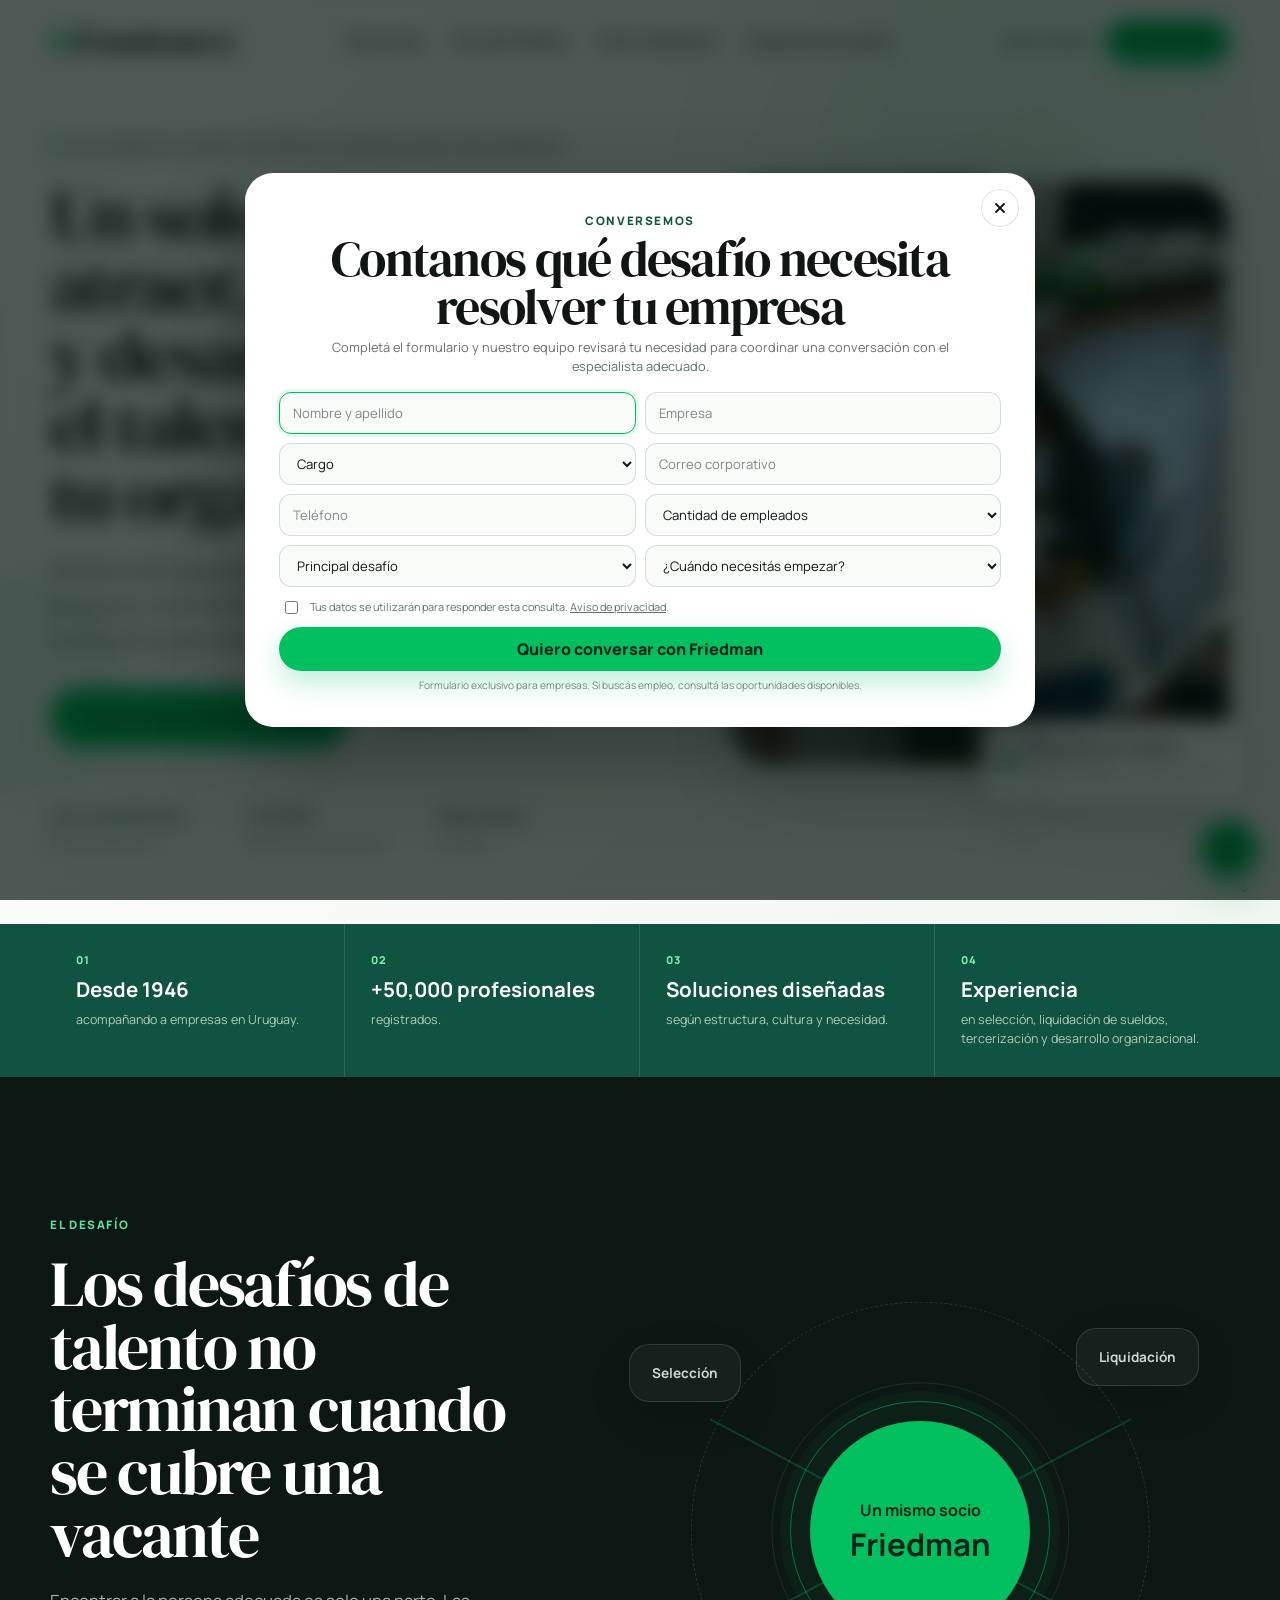
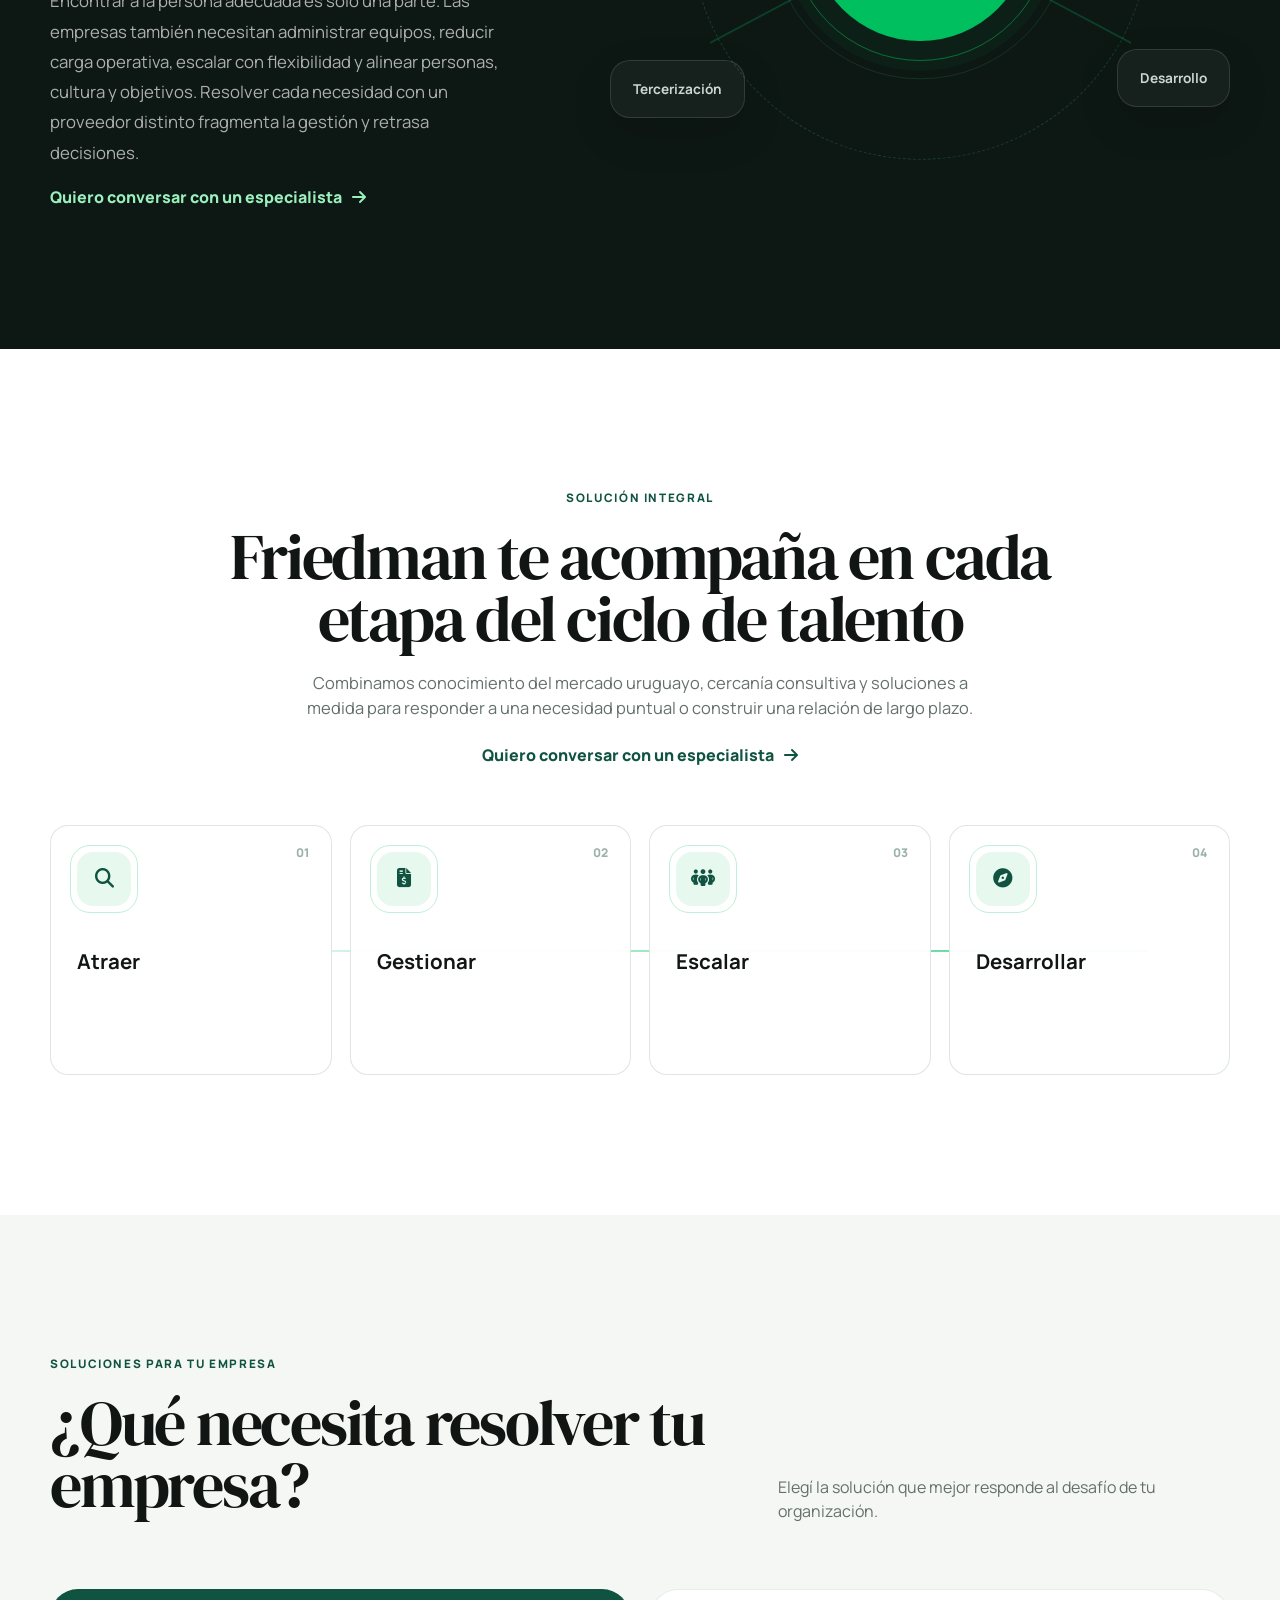
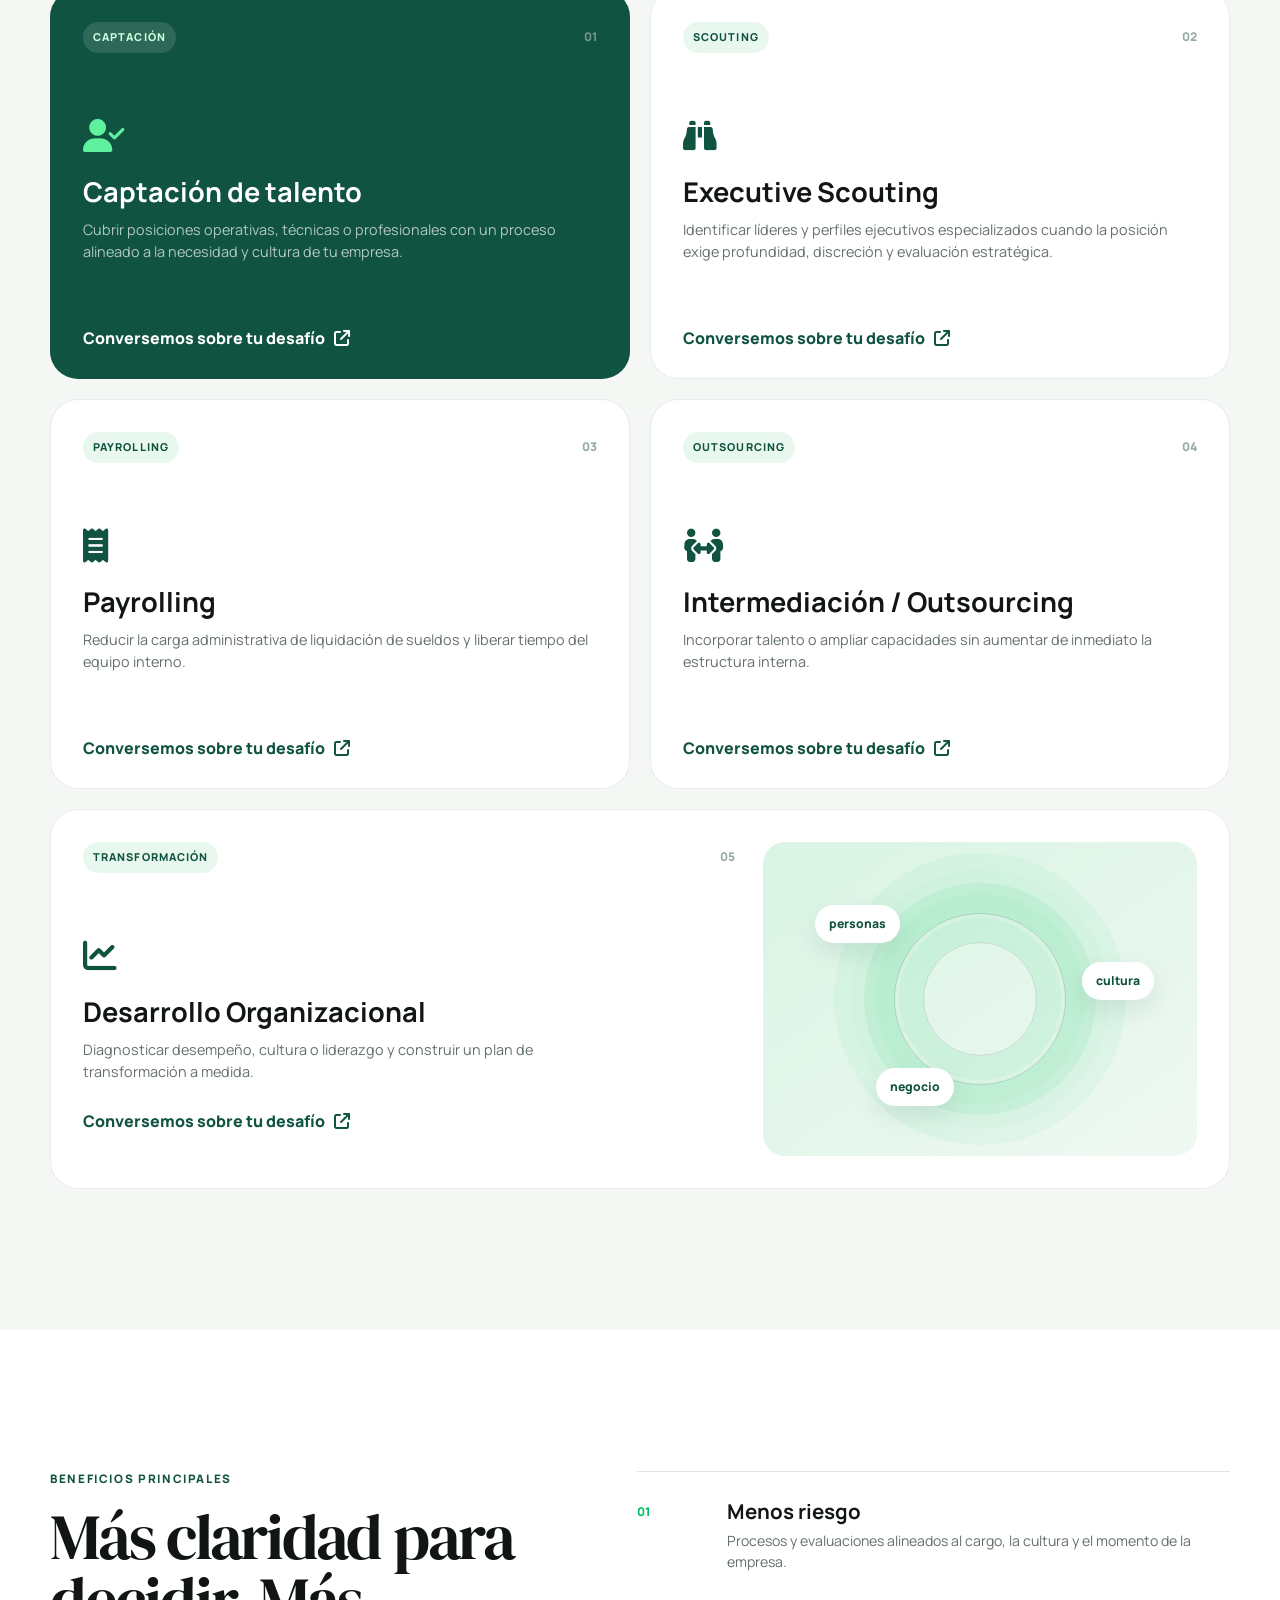
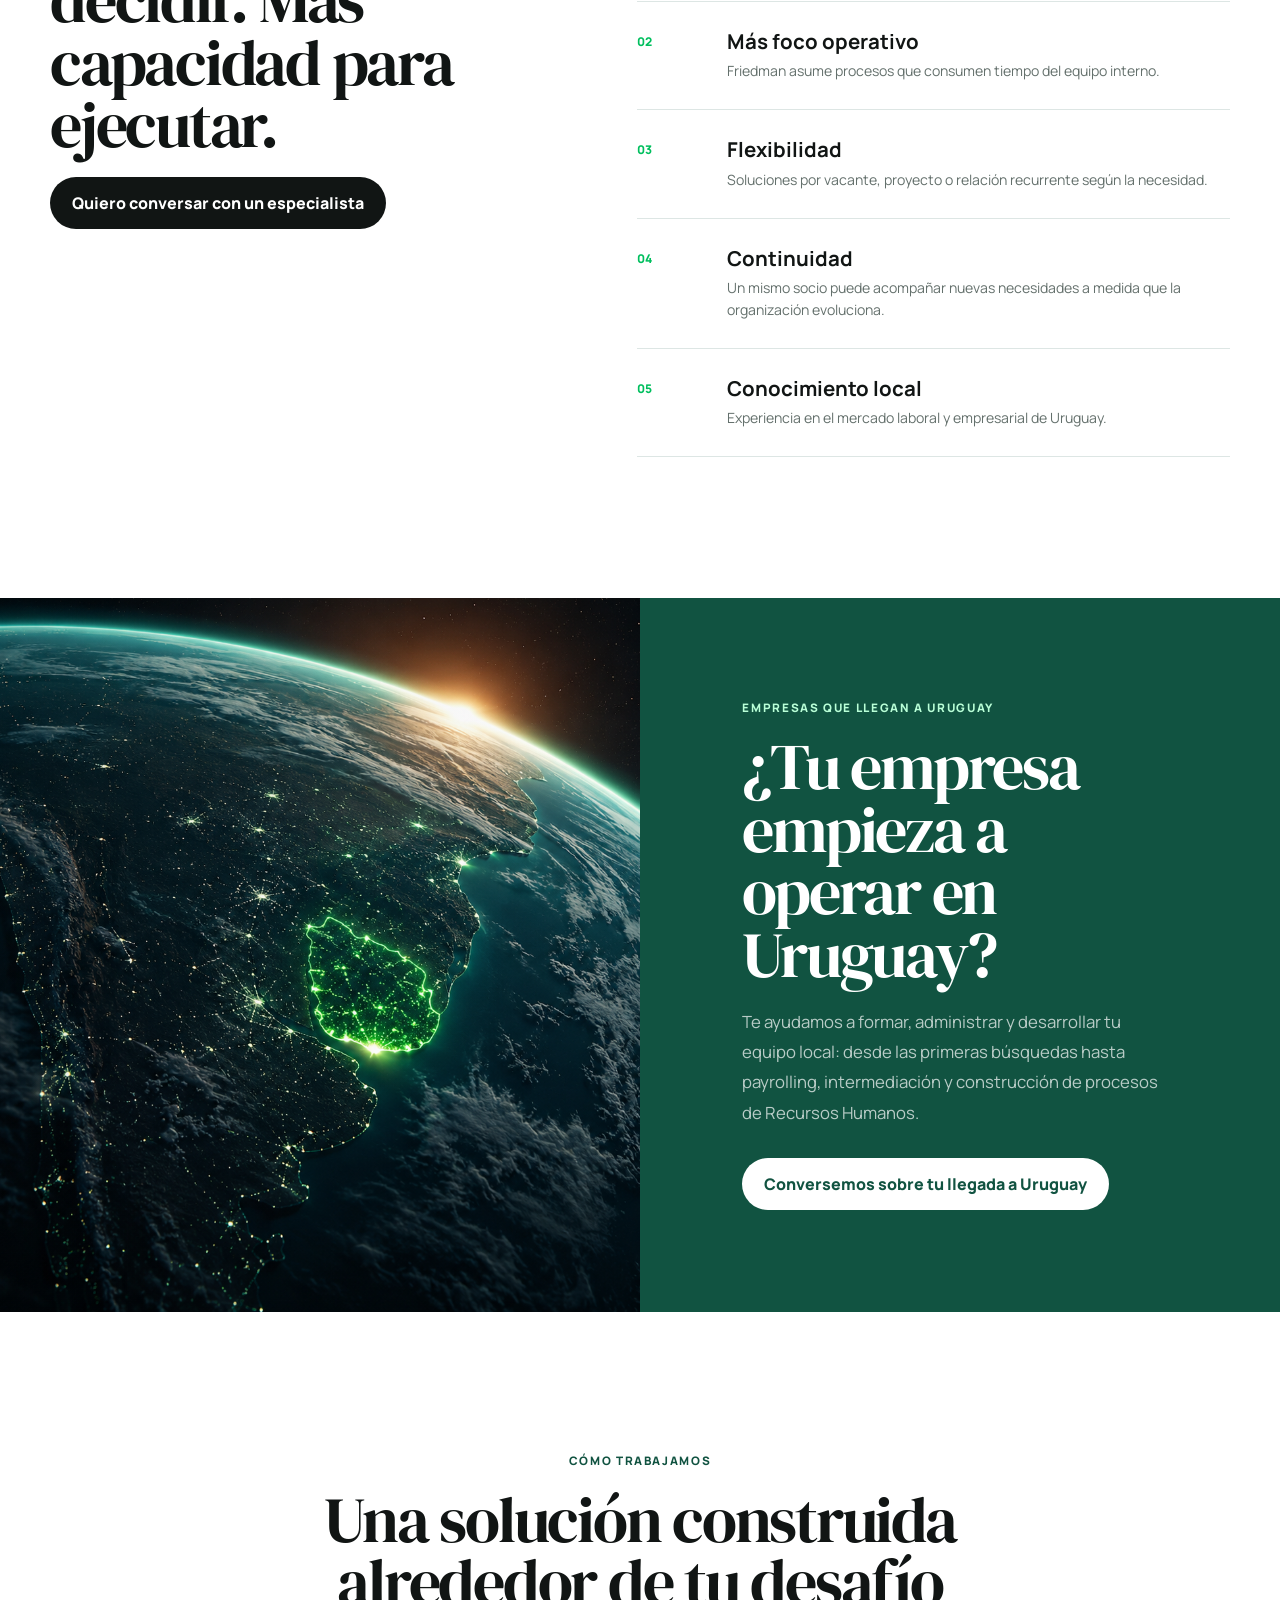
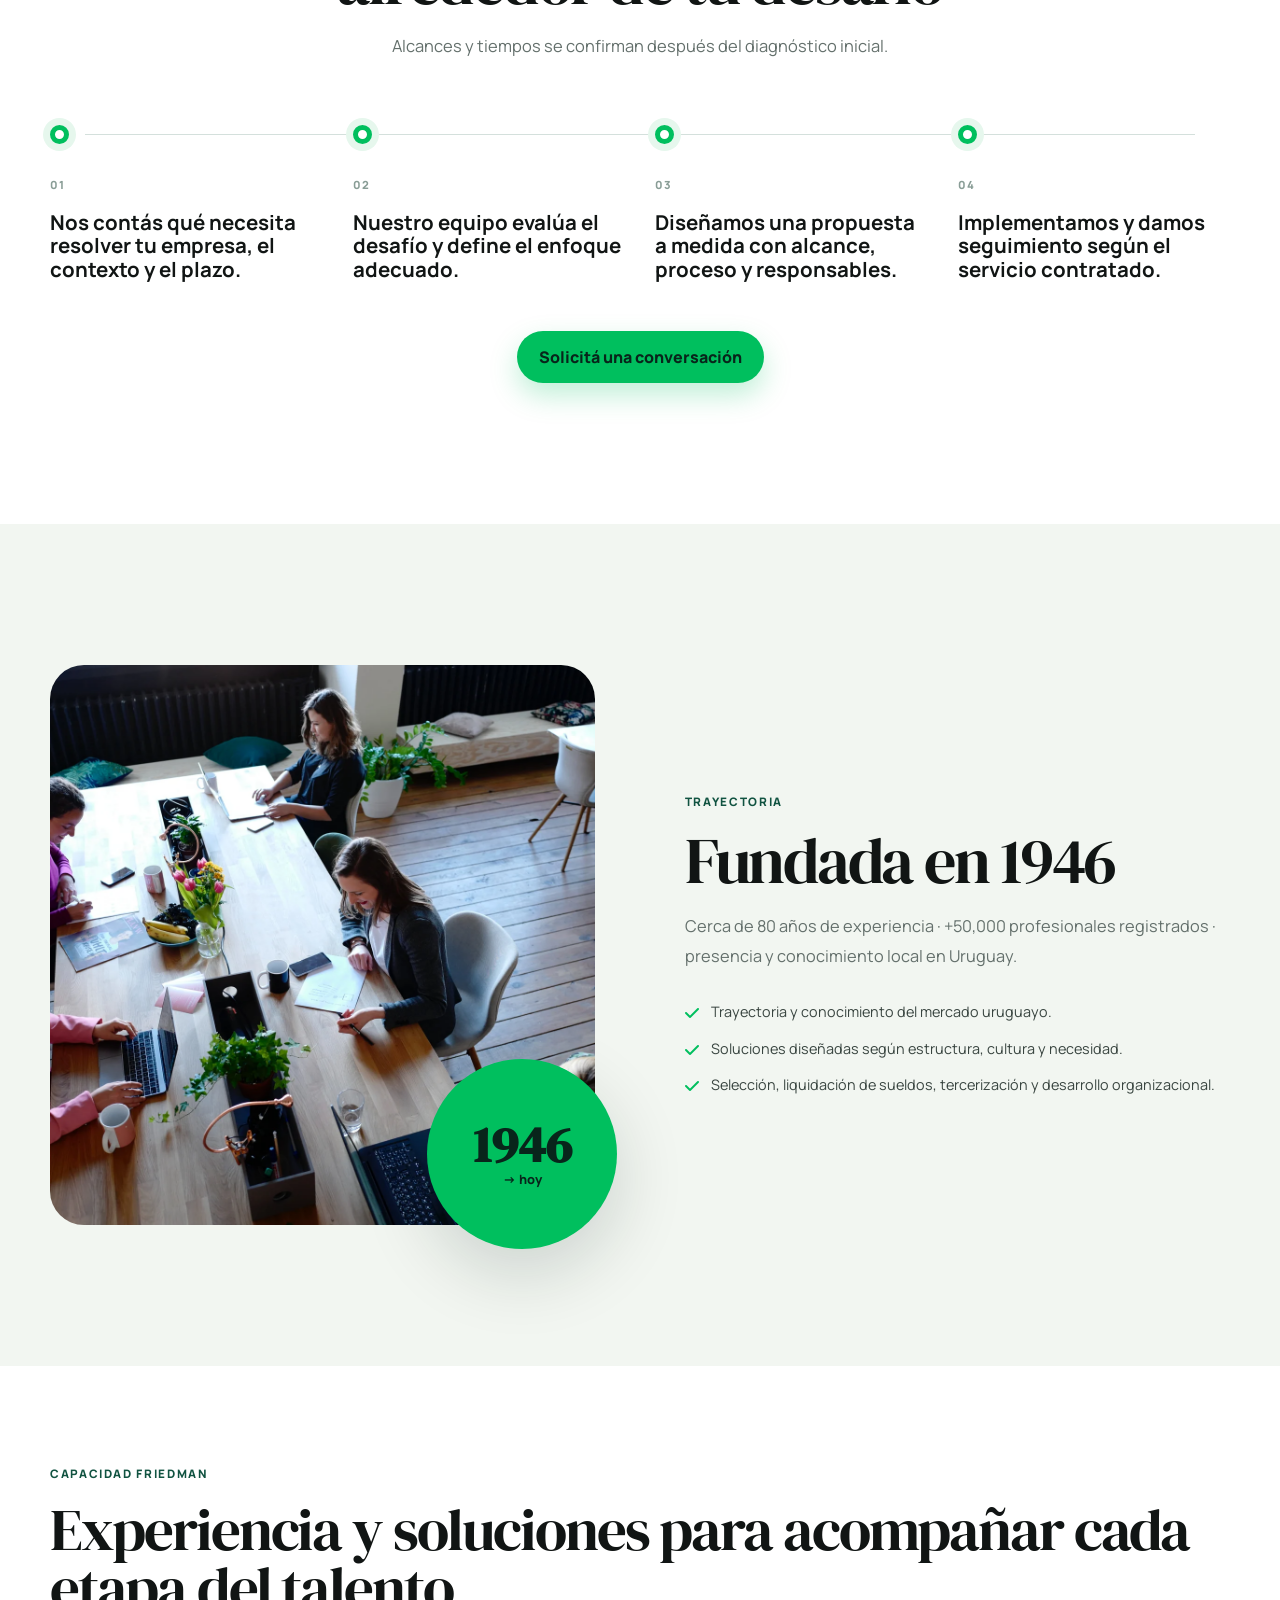
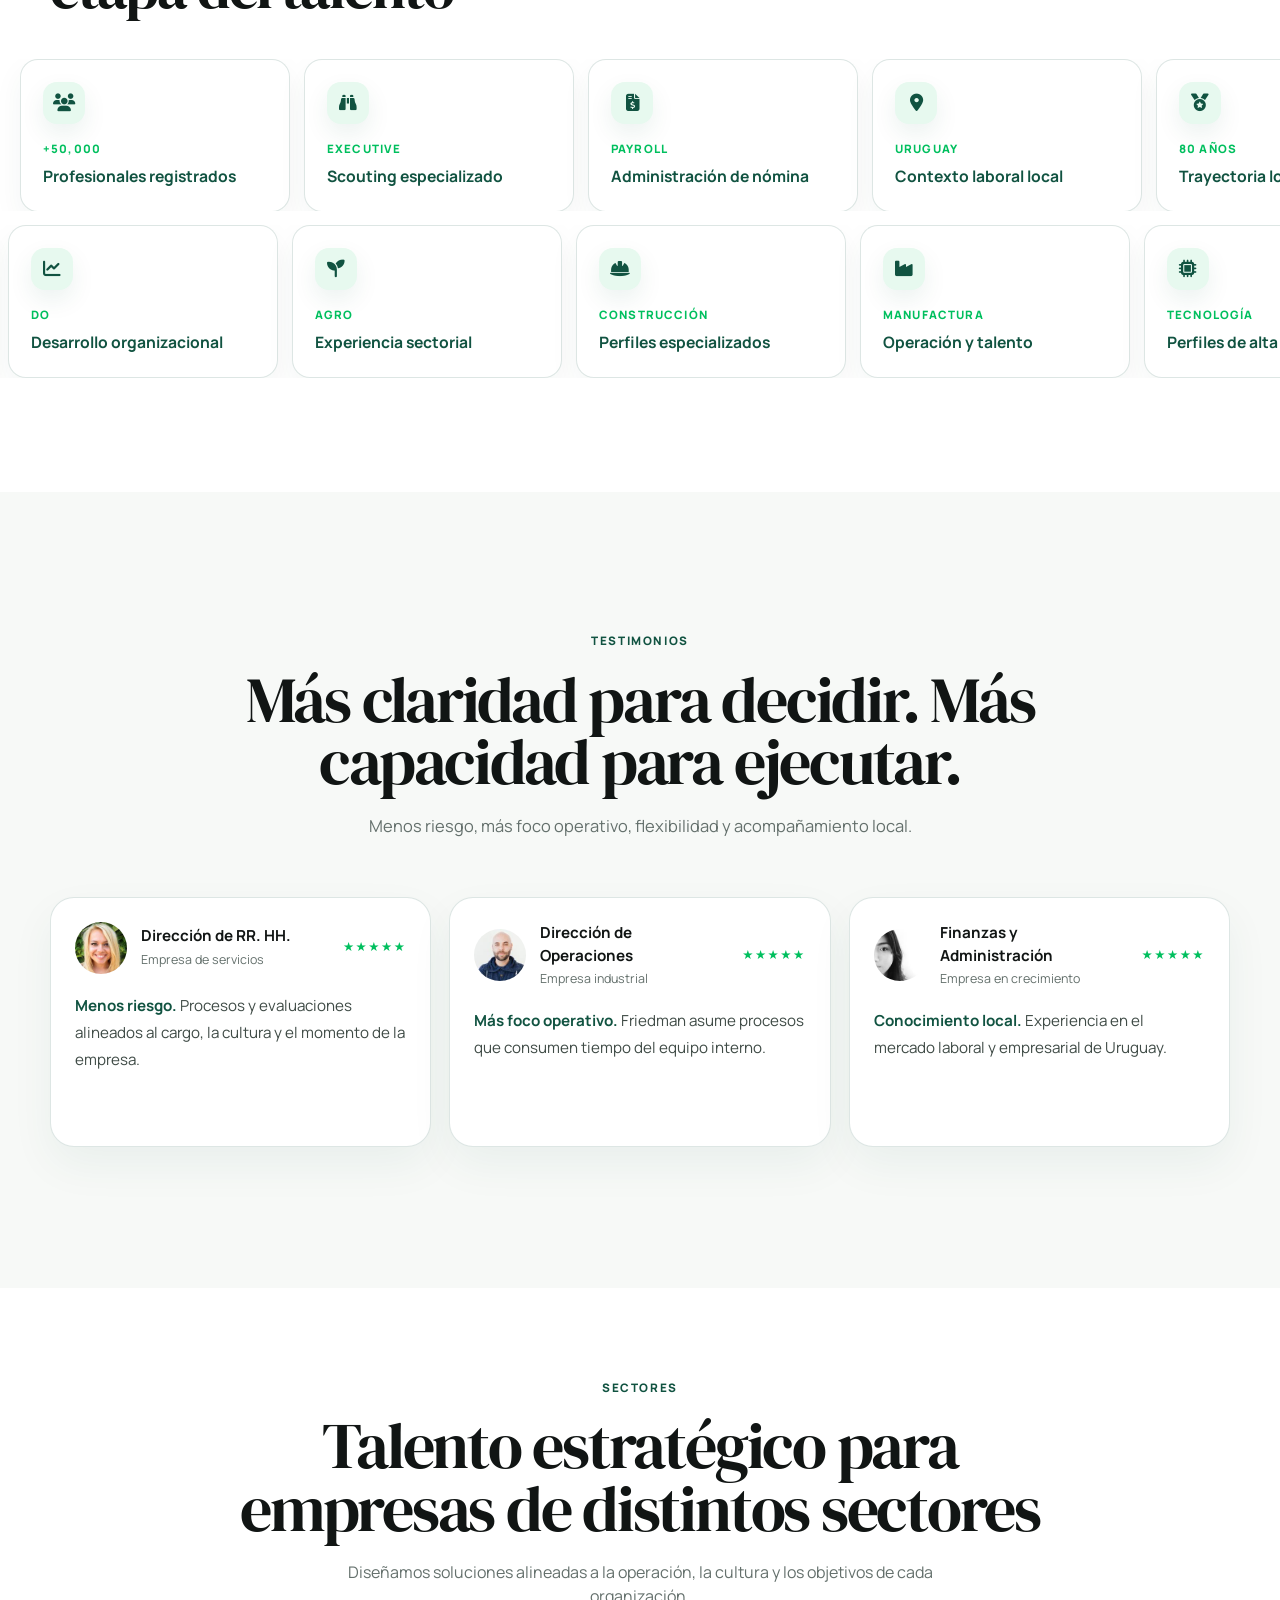
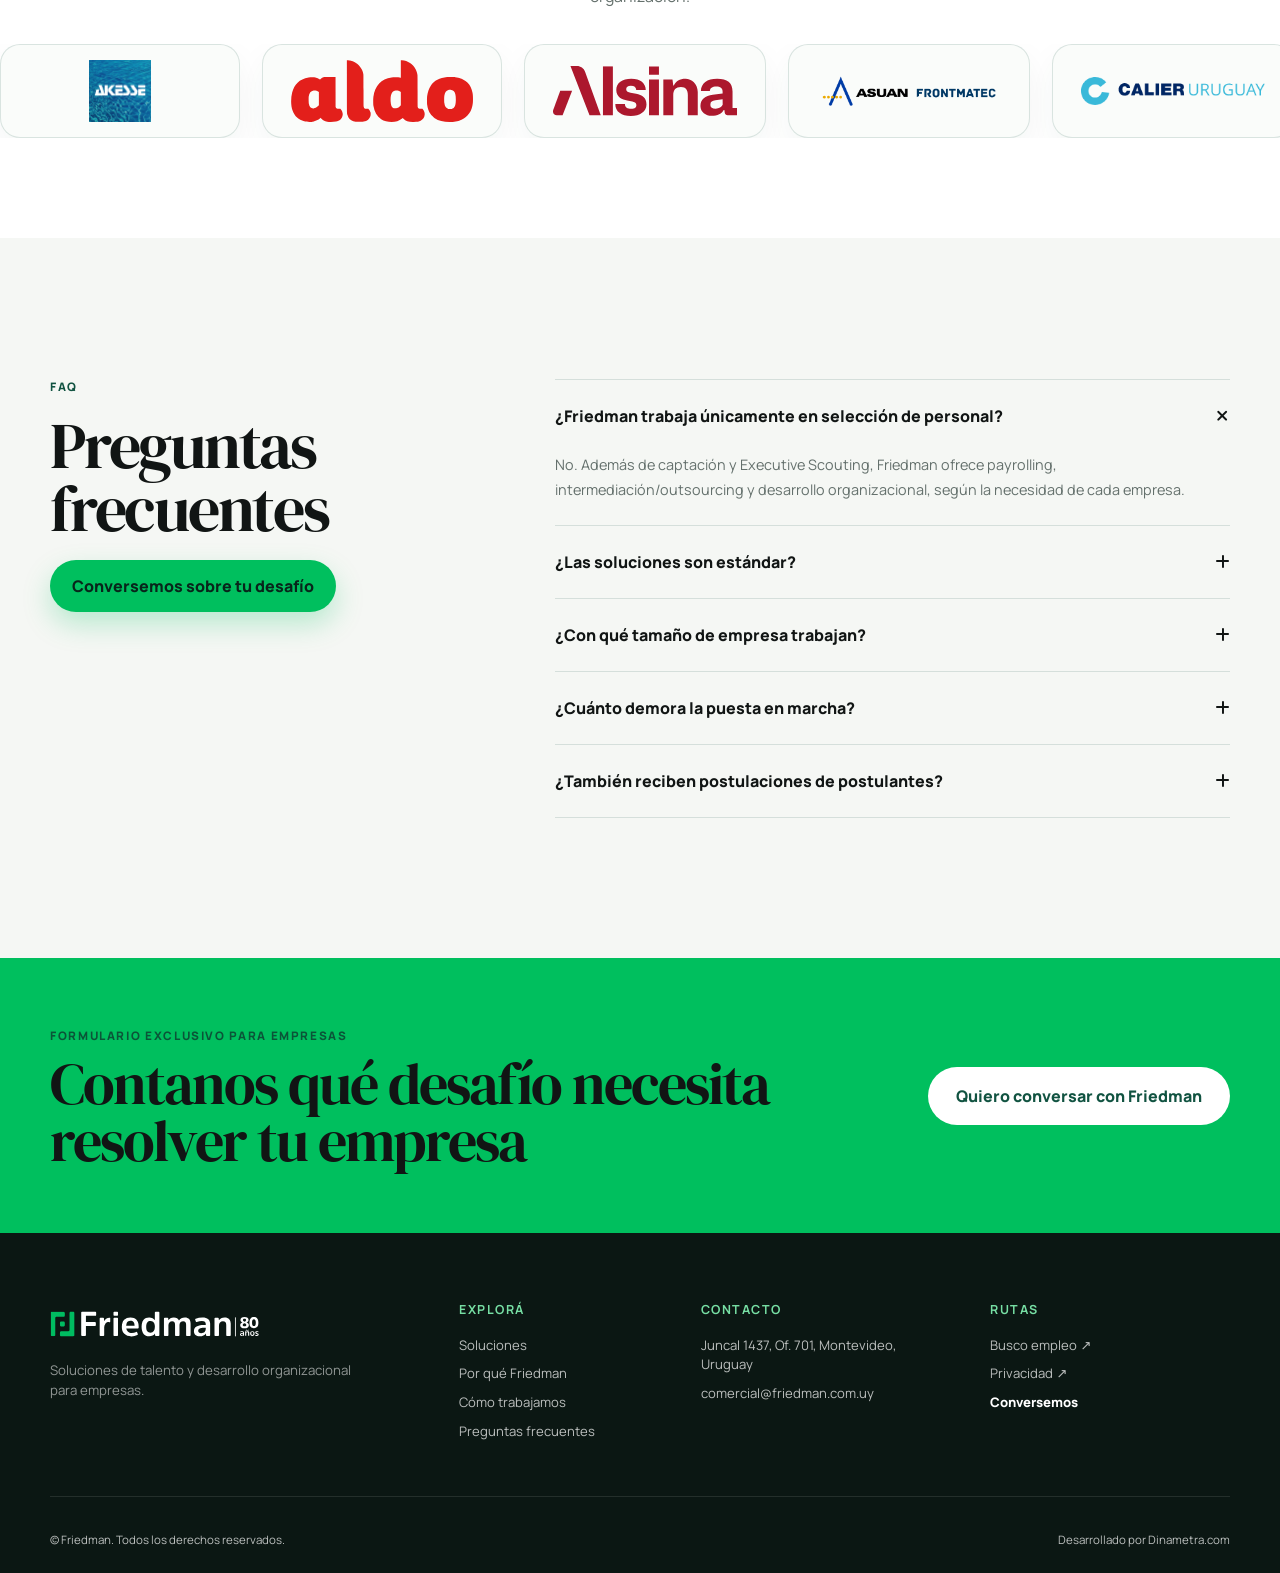
<file: index.html>
<!DOCTYPE html>

<html lang="es-UY">
<head>
<meta charset="utf-8"/>
<meta content="width=device-width, initial-scale=1" name="viewport"/>
<title>Soluciones de Recursos Humanos para Empresas en Uruguay | Friedman</title>
<meta content="Atraé, gestioná y desarrollá el talento de tu organización con Friedman. Selección, payrolling, outsourcing y desarrollo organizacional en Uruguay." name="description"/>
<meta content="#115341" name="theme-color"/>
<link href="assets/favicon.png" rel="icon" type="image/png"/>
<link href="https://fonts.googleapis.com" rel="preconnect"/>
<link crossorigin="" href="https://fonts.gstatic.com" rel="preconnect"/>
<link href="https://fonts.googleapis.com/css2?family=Manrope:wght@400;500;600;700;800&amp;family=DM+Serif+Display&amp;display=swap" rel="stylesheet"/>
<link href="https://cdnjs.cloudflare.com/ajax/libs/font-awesome/6.7.2/css/all.min.css" rel="stylesheet"/>
<link href="styles.css" rel="stylesheet"/>
</head>
<body>
<a class="skip-link" href="#main">Saltar al contenido</a>
<header class="site-header" id="siteHeader">
<div class="container nav-shell">
<a aria-label="Friedman, ir al inicio" class="brand" href="#inicio">
<img alt="Friedman 80 años" class="brand-logo" src="assets/friedman-80-claro.svg"/>
</a>
<nav aria-label="Navegación principal" class="desktop-nav">
<a href="#soluciones">Soluciones</a>
<a href="#por-que">Por qué Friedman</a>
<a href="#como">Cómo trabajamos</a>
<a href="#faq">Preguntas frecuentes</a>
</nav>
<div class="nav-actions">
<a class="candidate-link" href="https://oportunidades.friedman.com.uy/" rel="noopener" target="_blank">Busco empleo</a>
<button class="btn btn--primary btn--nav js-open-form" data-source="nav">Conversemos</button>
<button aria-controls="mobileNav" aria-expanded="false" aria-label="Abrir menú" class="menu-toggle" id="menuToggle">
<span></span><span></span><span></span>
</button>
</div>
</div>
<nav aria-label="Navegación móvil" class="mobile-nav" id="mobileNav">
<a href="#soluciones">Soluciones</a>
<a href="#por-que">Por qué Friedman</a>
<a href="#como">Cómo trabajamos</a>
<a href="#faq">Preguntas frecuentes</a>
<a href="https://oportunidades.friedman.com.uy/" rel="noopener" target="_blank">Busco empleo ↗</a>
<button class="btn btn--primary js-open-form" data-source="mobile_nav">Conversemos</button>
</nav>
</header>
<main id="main">
<section class="hero" id="inicio">
<div class="hero-orb hero-orb--1"></div>
<div class="hero-orb hero-orb--2"></div>
<div class="container hero-grid">
<div class="hero-copy reveal">
<div class="eyebrow">
<span class="eyebrow-dot"></span>
            Soluciones de talento y desarrollo organizacional para empresas.
          </div>
<h1>Un solo socio para atraer, gestionar y desarrollar el talento de tu organización</h1>
<p class="hero-lead">
            Desde una búsqueda crítica hasta la administración de equipos o una transformación organizacional,
            diseñamos la solución que tu empresa necesita en Uruguay.
          </p>
<div class="hero-actions">
<button class="btn btn--primary btn--large js-open-form" data-source="hero">Conversemos sobre tu desafío</button>
<a class="btn btn--ghost btn--large" href="#soluciones">Explorá soluciones</a>
</div>
<div aria-label="Datos de confianza" class="hero-proof">
<div><strong>Cerca de 80 años</strong><span>de experiencia local</span></div>
<div><strong>+50,000</strong><span>profesionales registrados</span></div>
<div><strong>Soluciones</strong><span>a medida</span></div>
</div>
</div>
<div class="hero-visual reveal reveal--delay">
<div class="hero-photo-wrap">
<img alt="Equipo trabajando en una mesa colaborativa" height="1200" src="assets/friedman-equipo.webp" width="1800"/>
<div class="photo-shade"></div>
</div>
<div class="floating-card floating-card--top">
<span class="mini-label">Ciclo de talento</span>
<strong>Atraer → gestionar → escalar → desarrollar</strong>
</div>
<div class="floating-card floating-card--bottom">
<span class="status-dot"></span>
<div>
<strong>Soluciones a medida</strong>
<span>según estructura, cultura y necesidad</span>
</div>
</div>
</div>
</div>
<a aria-label="Bajar a la siguiente sección" class="scroll-cue" href="#confianza">
<span>Scroll</span><i class="fa-solid fa-arrow-down"></i>
</a>
</section>
<section aria-label="Barra de confianza" class="trust-strip" id="confianza">
<div class="container trust-grid">
<article><span>01</span><strong>Desde 1946</strong><p>acompañando a empresas en Uruguay.</p></article>
<article><span>02</span><strong>+50,000 profesionales</strong><p>registrados.</p></article>
<article><span>03</span><strong>Soluciones diseñadas</strong><p>según estructura, cultura y necesidad.</p></article>
<article><span>04</span><strong>Experiencia</strong><p>en selección, liquidación de sueldos, tercerización y desarrollo organizacional.</p></article>
</div>
</section>
<section class="section section--dark problem-section" id="por-que">
<div class="container">
<div class="section-kicker reveal">EL DESAFÍO</div>
<div class="problem-grid">
<div class="problem-copy reveal">
<h2>Los desafíos de talento no terminan cuando se cubre una vacante</h2>
<p>
              Encontrar a la persona adecuada es solo una parte. Las empresas también necesitan administrar equipos,
              reducir carga operativa, escalar con flexibilidad y alinear personas, cultura y objetivos.
              Resolver cada necesidad con un proveedor distinto fragmenta la gestión y retrasa decisiones.
            </p>
<button class="text-link js-open-form" data-source="problem">
              Quiero conversar con un especialista <i class="fa-solid fa-arrow-right"></i>
</button>
</div>
<div aria-label="Gestión fragmentada versus un solo socio" class="fragment-visual reveal reveal--delay">
<div aria-hidden="true" class="diagram-orbit diagram-orbit--1"></div>
<div aria-hidden="true" class="diagram-orbit diagram-orbit--2"></div>
<div class="fragment fragment--a">Selección</div>
<div class="fragment fragment--b">Liquidación</div>
<div class="fragment fragment--c">Tercerización</div>
<div class="fragment fragment--d">Desarrollo</div>
<div aria-hidden="true" class="connector-lines"></div>
<div class="core-card">
<div class="core-card__content">
<span>Un mismo socio</span>
<strong>Friedman</strong>
</div>
</div>
</div>
</div>
</div>
</section>
<section class="section cycle-section">
<div class="container">
<div class="center-head reveal">
<div class="section-kicker">SOLUCIÓN INTEGRAL</div>
<h2>Friedman te acompaña en cada etapa del ciclo de talento</h2>
<p>
            Combinamos conocimiento del mercado uruguayo, cercanía consultiva y soluciones a medida para responder
            a una necesidad puntual o construir una relación de largo plazo.
          </p>
<button class="text-link cycle-main-cta js-open-form" data-source="cycle">Quiero conversar con un especialista <i class="fa-solid fa-arrow-right"></i></button>
</div>
<div class="cycle-grid cycle-grid--animated">
<article class="cycle-card reveal">
<span class="cycle-index">01</span>
<div class="cycle-icon"><i class="fa-solid fa-magnifying-glass"></i></div>
<h3>Atraer</h3>
</article>
<article class="cycle-card reveal">
<span class="cycle-index">02</span>
<div class="cycle-icon"><i class="fa-solid fa-file-invoice-dollar"></i></div>
<h3>Gestionar</h3>
</article>
<article class="cycle-card reveal">
<span class="cycle-index">03</span>
<div class="cycle-icon"><i class="fa-solid fa-people-group"></i></div>
<h3>Escalar</h3>
</article>
<article class="cycle-card reveal">
<span class="cycle-index">04</span>
<div class="cycle-icon"><i class="fa-solid fa-compass"></i></div>
<h3>Desarrollar</h3>
</article>
</div>
</div>
</section>
<section class="section solutions-section" id="soluciones">
<div class="container">
<div class="split-head reveal">
<div>
<div class="section-kicker">SOLUCIONES PARA TU EMPRESA</div>
<h2>¿Qué necesita resolver tu empresa?</h2>
</div>
<p>Elegí la solución que mejor responde al desafío de tu organización.</p>
</div>
<div class="solution-grid">
<article class="solution-card solution-card--featured reveal">
<div class="solution-top">
<span class="solution-tag">Captación</span>
<span class="solution-number">01</span>
</div>
<i class="fa-solid fa-user-check solution-icon"></i>
<h3>Captación de talento</h3>
<p>Cubrir posiciones operativas, técnicas o profesionales con un proceso alineado a la necesidad y cultura de tu empresa.</p>
<button class="card-cta js-open-form" data-service="Captación de Talento" data-source="service_capture">
              Conversemos sobre tu desafío <i class="fa-solid fa-arrow-up-right-from-square"></i>
</button>
</article>
<article class="solution-card reveal">
<div class="solution-top">
<span class="solution-tag">Scouting</span>
<span class="solution-number">02</span>
</div>
<i class="fa-solid fa-binoculars solution-icon"></i>
<h3>Executive Scouting</h3>
<p>Identificar líderes y perfiles ejecutivos especializados cuando la posición exige profundidad, discreción y evaluación estratégica.</p>
<button class="card-cta js-open-form" data-service="Executive Scouting" data-source="service_scouting">
              Conversemos sobre tu desafío <i class="fa-solid fa-arrow-up-right-from-square"></i>
</button>
</article>
<article class="solution-card reveal">
<div class="solution-top">
<span class="solution-tag">Payrolling</span>
<span class="solution-number">03</span>
</div>
<i class="fa-solid fa-receipt solution-icon"></i>
<h3>Payrolling</h3>
<p>Reducir la carga administrativa de liquidación de sueldos y liberar tiempo del equipo interno.</p>
<button class="card-cta js-open-form" data-service="Payrolling" data-source="service_payrolling">
              Conversemos sobre tu desafío <i class="fa-solid fa-arrow-up-right-from-square"></i>
</button>
</article>
<article class="solution-card reveal">
<div class="solution-top">
<span class="solution-tag">Outsourcing</span>
<span class="solution-number">04</span>
</div>
<i class="fa-solid fa-people-arrows solution-icon"></i>
<h3>Intermediación / Outsourcing</h3>
<p>Incorporar talento o ampliar capacidades sin aumentar de inmediato la estructura interna.</p>
<button class="card-cta js-open-form" data-service="Intermediación / Outsourcing" data-source="service_outsourcing">
              Conversemos sobre tu desafío <i class="fa-solid fa-arrow-up-right-from-square"></i>
</button>
</article>
<article class="solution-card solution-card--wide reveal">
<div class="solution-card-copy">
<div class="solution-top">
<span class="solution-tag">Transformación</span>
<span class="solution-number">05</span>
</div>
<i class="fa-solid fa-chart-line solution-icon"></i>
<h3>Desarrollo Organizacional</h3>
<p>Diagnosticar desempeño, cultura o liderazgo y construir un plan de transformación a medida.</p>
<button class="card-cta js-open-form" data-service="Desarrollo Organizacional" data-source="service_org">
                Conversemos sobre tu desafío <i class="fa-solid fa-arrow-up-right-from-square"></i>
</button>
</div>
<div aria-hidden="true" class="solution-card-visual transformation-visual">
<span class="float-pill float-pill--1">personas</span>
<span class="float-pill float-pill--2">cultura</span>
<span class="float-pill float-pill--3">negocio</span>
</div>
</article>
</div>
</div>
</section>
<section class="section benefits-section">
<div class="container benefits-grid">
<div class="benefits-intro reveal">
<div class="section-kicker">BENEFICIOS PRINCIPALES</div>
<h2>Más claridad para decidir. Más capacidad para ejecutar.</h2>
<button class="btn btn--dark js-open-form" data-source="benefits">Quiero conversar con un especialista</button>
</div>
<div class="benefit-list">
<article class="benefit-item reveal">
<span>01</span><div><h3>Menos riesgo</h3><p>Procesos y evaluaciones alineados al cargo, la cultura y el momento de la empresa.</p></div>
</article>
<article class="benefit-item reveal">
<span>02</span><div><h3>Más foco operativo</h3><p>Friedman asume procesos que consumen tiempo del equipo interno.</p></div>
</article>
<article class="benefit-item reveal">
<span>03</span><div><h3>Flexibilidad</h3><p>Soluciones por vacante, proyecto o relación recurrente según la necesidad.</p></div>
</article>
<article class="benefit-item reveal">
<span>04</span><div><h3>Continuidad</h3><p>Un mismo socio puede acompañar nuevas necesidades a medida que la organización evoluciona.</p></div>
</article>
<article class="benefit-item reveal">
<span>05</span><div><h3>Conocimiento local</h3><p>Experiencia en el mercado laboral y empresarial de Uruguay.</p></div>
</article>
</div>
</div>
</section>
<section class="arrival-section">
<div class="arrival-image arrival-image--hero-style">
<img alt="Visual fotográfico editorial de un globo terráqueo con Uruguay resaltado en verde, vinculado a operación local, payrolling e intermediación en Uruguay" height="1600" loading="lazy" src="assets/uruguay-section-user-image.png" width="1600"/>
<div aria-hidden="true" class="arrival-image-overlay"></div>
</div>
<div class="arrival-copy reveal">
<div class="section-kicker section-kicker--light">EMPRESAS QUE LLEGAN A URUGUAY</div>
<h2>¿Tu empresa empieza a operar en Uruguay?</h2>
<p>
          Te ayudamos a formar, administrar y desarrollar tu equipo local: desde las primeras búsquedas hasta payrolling,
          intermediación y construcción de procesos de Recursos Humanos.
        </p>
<button class="btn btn--light js-open-form" data-service="Empresa llegando a Uruguay" data-source="arrival">
          Conversemos sobre tu llegada a Uruguay
        </button>
</div>
</section>
<section class="section process-section" id="como">
<div class="container">
<div class="center-head reveal">
<div class="section-kicker">CÓMO TRABAJAMOS</div>
<h2>Una solución construida alrededor de tu desafío</h2>
<p>Alcances y tiempos se confirman después del diagnóstico inicial.</p>
</div>
<div class="process-line">
<article class="process-step reveal">
<span class="process-dot"></span><span class="process-no">01</span>
<h3>Nos contás qué necesita resolver tu empresa, el contexto y el plazo.</h3>

</article>
<article class="process-step reveal">
<span class="process-dot"></span><span class="process-no">02</span>
<h3>Nuestro equipo evalúa el desafío y define el enfoque adecuado.</h3>

</article>
<article class="process-step reveal">
<span class="process-dot"></span><span class="process-no">03</span>
<h3>Diseñamos una propuesta a medida con alcance, proceso y responsables.</h3>

</article>
<article class="process-step reveal">
<span class="process-dot"></span><span class="process-no">04</span>
<h3>Implementamos y damos seguimiento según el servicio contratado.</h3>

</article>
</div>
<div class="process-cta reveal">
<button class="btn btn--primary js-open-form" data-source="process">Solicitá una conversación</button>
</div>
</div>
</section>
<section class="section authority-section" id="experiencia">
<div class="container authority-grid">
<div class="authority-visual reveal">
<img alt="Equipo en un entorno de trabajo colaborativo" height="1200" loading="lazy" src="assets/friedman-equipo.webp" width="1800"/>
<div class="year-stamp"><strong>1946</strong><span>→ hoy</span></div>
</div>
<div class="authority-copy reveal reveal--delay">
<div class="section-kicker">TRAYECTORIA</div>
<h2>Fundada en 1946</h2>
<p>
            Cerca de 80 años de experiencia · +50,000 profesionales registrados · presencia y conocimiento local en Uruguay.
          </p>
<div class="authority-facts">
<div><i class="fa-solid fa-check"></i><span>Trayectoria y conocimiento del mercado uruguayo.</span></div>
<div><i class="fa-solid fa-check"></i><span>Soluciones diseñadas según estructura, cultura y necesidad.</span></div>
<div><i class="fa-solid fa-check"></i><span>Selección, liquidación de sueldos, tercerización y desarrollo organizacional.</span></div>
</div>
</div>
</div>
</section>
<section aria-label="Prueba real y capacidades de Friedman" class="proof-marquee-section">
<div class="container proof-head reveal">
<div class="section-kicker">CAPACIDAD FRIEDMAN</div>
<h2>Experiencia y soluciones para acompañar cada etapa del talento</h2>
</div>
<div class="proof-track-wrap">
<div class="proof-track proof-track--left js-proof-track">
<article class="proof-card">
<div class="proof-icon"><i class="fa-solid fa-users"></i></div>
<span>+50,000</span><strong>Profesionales registrados</strong>
</article>
<article class="proof-card">
<div class="proof-icon"><i class="fa-solid fa-binoculars"></i></div>
<span>Executive</span><strong>Scouting especializado</strong>
</article>
<article class="proof-card">
<div class="proof-icon"><i class="fa-solid fa-file-invoice-dollar"></i></div>
<span>Payroll</span><strong>Administración de nómina</strong>
</article>
<article class="proof-card">
<div class="proof-icon"><i class="fa-solid fa-location-dot"></i></div>
<span>Uruguay</span><strong>Contexto laboral local</strong>
</article>
<article class="proof-card">
<div class="proof-icon"><i class="fa-solid fa-medal"></i></div>
<span>80 años</span><strong>Trayectoria local</strong>
</article>
</div>
</div>
<div class="proof-track-wrap">
<div class="proof-track proof-track--right js-proof-track">
<article class="proof-card">
<div class="proof-icon"><i class="fa-solid fa-seedling"></i></div>
<span>Agro</span><strong>Experiencia sectorial</strong>
</article>
<article class="proof-card">
<div class="proof-icon"><i class="fa-solid fa-helmet-safety"></i></div>
<span>Construcción</span><strong>Perfiles especializados</strong>
</article>
<article class="proof-card">
<div class="proof-icon"><i class="fa-solid fa-industry"></i></div>
<span>Manufactura</span><strong>Operación y talento</strong>
</article>
<article class="proof-card">
<div class="proof-icon"><i class="fa-solid fa-microchip"></i></div>
<span>Tecnología</span><strong>Perfiles de alta demanda</strong>
</article>
<article class="proof-card">
<div class="proof-icon"><i class="fa-solid fa-chart-line"></i></div>
<span>DO</span><strong>Desarrollo organizacional</strong>
</article>
</div>
</div>
</section>
<section class="section testimonials-section" id="reviews">
<div class="container">
<div class="center-head reveal">
<div class="section-kicker">TESTIMONIOS</div>
<h2>Más claridad para decidir. Más capacidad para ejecutar.</h2>
<p>Menos riesgo, más foco operativo, flexibilidad y acompañamiento local.</p>
</div>
<div aria-label="Aspectos que valoran las empresas al trabajar con Friedman" class="testimonials-grid">
<article class="testimonial-card reveal">
<div class="testimonial-top">
<div class="testimonial-avatar">
<img alt="Profesional de Recursos Humanos en un entorno corporativo" height="128" loading="lazy" src="assets/testimonial-rrhh.jpg" width="128"/>
</div>
<div class="testimonial-meta">
<strong>Dirección de RR. HH.</strong>
<span>Empresa de servicios</span>
</div>
<div aria-label="5 estrellas" class="testimonial-stars">★★★★★</div>
</div>
<p><strong>Menos riesgo.</strong> Procesos y evaluaciones alineados al cargo, la cultura y el momento de la empresa.</p>
</article>
<article class="testimonial-card reveal">
<div class="testimonial-top">
<div class="testimonial-avatar">
<img alt="Profesional de Operaciones en un entorno corporativo" height="128" loading="lazy" src="assets/testimonial-ops.jpg" width="128"/>
</div>
<div class="testimonial-meta">
<strong>Dirección de Operaciones</strong>
<span>Empresa industrial</span>
</div>
<div aria-label="5 estrellas" class="testimonial-stars">★★★★★</div>
</div>
<p><strong>Más foco operativo.</strong> Friedman asume procesos que consumen tiempo del equipo interno.</p>
</article>
<article class="testimonial-card reveal">
<div class="testimonial-top">
<div class="testimonial-avatar">
<img alt="Profesional de Finanzas y Administración en un entorno corporativo" height="128" loading="lazy" src="assets/testimonial-finanzas.jpg" width="128"/>
</div>
<div class="testimonial-meta">
<strong>Finanzas y Administración</strong>
<span>Empresa en crecimiento</span>
</div>
<div aria-label="5 estrellas" class="testimonial-stars">★★★★★</div>
</div>
<p><strong>Conocimiento local.</strong> Experiencia en el mercado laboral y empresarial de Uruguay.</p>
</article>
</div>

</div>
</section>
<section aria-label="Sectores empresariales que pueden apoyarse en Friedman" class="logo-carousel-section">
<div class="container logo-head reveal">
<div class="section-kicker">SECTORES</div>
<h2>Talento estratégico para empresas de distintos sectores</h2>
<p>Diseñamos soluciones alineadas a la operación, la cultura y los objetivos de cada organización.</p>
</div>
<div class="logo-track-wrap">
<div class="logo-track js-logo-track">
<div class="logo-chip"><img src="assets/client-logos/akesse.png" alt="Akesse" loading="lazy"></div>
<div class="logo-chip"><img src="assets/client-logos/aldo.svg" alt="Aldo" loading="lazy"></div>
<div class="logo-chip"><img src="assets/client-logos/alsina.svg" alt="Alsina" loading="lazy"></div>
<div class="logo-chip"><img src="assets/client-logos/asuan-frontmatec.png" alt="Asuan Frontmatec" loading="lazy"></div>
<div class="logo-chip"><img src="assets/client-logos/calier-uruguay.png" alt="Calier Uruguay" loading="lazy"></div>
<div class="logo-chip"><img src="assets/client-logos/espina-grupo-valtalia.png" alt="Espina Grupo Valtalia" loading="lazy"></div>
<div class="logo-chip"><img src="assets/client-logos/holiday-inn.jpg" alt="Holiday Inn" loading="lazy"></div>
<div class="logo-chip"><img src="assets/client-logos/juventus.jpg" alt="Juventus" loading="lazy"></div>
<div class="logo-chip"><img src="assets/client-logos/nova-construcciones.jpg" alt="Nova Construcciones" loading="lazy"></div>
<div class="logo-chip"><img src="assets/client-logos/pertilco.webp" alt="Pertilco" loading="lazy"></div>
<div class="logo-chip"><img src="assets/client-logos/ponsse.png" alt="Ponsse" loading="lazy"></div>
<div class="logo-chip"><img src="assets/client-logos/solido-premoldeados.avif" alt="Sólido Premoldeados" loading="lazy"></div>
<div class="logo-chip"><img src="assets/client-logos/viaaqua.jpg" alt="ViaAqua" loading="lazy"></div>
</div>
</div>
</section>
<section class="section faq-section" id="faq">
<div class="container faq-grid">
<div class="faq-head reveal">
<div class="section-kicker">FAQ</div>
<h2>Preguntas frecuentes</h2>
<button class="btn btn--primary js-open-form" data-source="faq">Conversemos sobre tu desafío</button>
</div>
<div class="accordion" data-accordion="">
<article class="accordion-item is-open">
<button aria-expanded="true" class="accordion-trigger">
<span>¿Friedman trabaja únicamente en selección de personal?</span><i class="fa-solid fa-plus"></i>
</button>
<div class="accordion-panel">
<p>No. Además de captación y Executive Scouting, Friedman ofrece payrolling, intermediación/outsourcing y desarrollo organizacional, según la necesidad de cada empresa.</p>
</div>
</article>
<article class="accordion-item">
<button aria-expanded="false" class="accordion-trigger">
<span>¿Las soluciones son estándar?</span><i class="fa-solid fa-plus"></i>
</button>
<div class="accordion-panel" hidden="">
<p>No. El alcance se define a partir del desafío, la estructura, la cultura y los objetivos de la organización.</p>
</div>
</article>
<article class="accordion-item">
<button aria-expanded="false" class="accordion-trigger">
<span>¿Con qué tamaño de empresa trabajan?</span><i class="fa-solid fa-plus"></i>
</button>
<div class="accordion-panel" hidden="">
<p>Trabajamos con empresas que necesitan profesionalizar o ampliar su gestión de talento. </p>
</div>
</article>
<article class="accordion-item">
<button aria-expanded="false" class="accordion-trigger">
<span>¿Cuánto demora la puesta en marcha?</span><i class="fa-solid fa-plus"></i>
</button>
<div class="accordion-panel" hidden="">
<p>Depende del servicio y la urgencia. Después de conocer tu desafío, el equipo confirma alcance y próximos pasos.</p>
</div>
</article>
<article class="accordion-item">
<button aria-expanded="false" class="accordion-trigger">
<span>¿También reciben postulaciones de postulantes?</span><i class="fa-solid fa-plus"></i>
</button>
<div class="accordion-panel" hidden="">
<p>Sí. Las oportunidades laborales se gestionan en oportunidades.friedman.com.uy; este formulario es exclusivo para empresas.</p>
</div>
</article>
</div>
</div>
</section>
<section class="final-cta">
<div class="container final-cta-inner reveal">
<div>
<span class="final-eyebrow">FORMULARIO EXCLUSIVO PARA EMPRESAS</span>
<h2>Contanos qué desafío necesita resolver tu empresa</h2>
</div>
<button class="btn btn--light btn--large js-open-form" data-source="closing">Quiero conversar con Friedman</button>
</div>
</section>
</main>
<footer class="site-footer">
<div class="container footer-grid">
<div class="footer-brand">
<img alt="Friedman 80 años" src="assets/friedman-80-oscuro.svg"/>
<p>Soluciones de talento y desarrollo organizacional para empresas.</p>
</div>
<div>
<h3>Explorá</h3>
<a href="#soluciones">Soluciones</a>
<a href="#por-que">Por qué Friedman</a>
<a href="#como">Cómo trabajamos</a>
<a href="#faq">Preguntas frecuentes</a>
</div>
<div>
<h3>Contacto</h3>
<span>Juncal 1437, Of. 701, Montevideo, Uruguay</span>
<a href="mailto:comercial@friedman.com.uy">comercial@friedman.com.uy</a>
</div>
<div>
<h3>Rutas</h3>
<a href="https://oportunidades.friedman.com.uy/" rel="noopener" target="_blank">Busco empleo ↗</a>
<a href="https://www.friedman.com.uy/politicadeprivacidad" rel="noopener" target="_blank">Privacidad ↗</a>
<button class="footer-button js-open-form" data-source="footer">Conversemos</button>
</div>
</div>
<div class="container footer-bottom">
<span>© Friedman. Todos los derechos reservados.</span>
<a href="https://dinametra.com/" rel="noopener" target="_blank">Desarrollado por Dinametra.com</a>
</div>
</footer>
<a aria-label="Escribir a Friedman por WhatsApp" class="whatsapp-float" href="https://wa.me/59894691874?text=Hola%20Friedman%2C%20quiero%20conversar%20sobre%20una%20necesidad%20de%20Recursos%20Humanos." rel="noopener" target="_blank">
<i class="fa-brands fa-whatsapp"></i>
</a>
<div aria-hidden="true" class="modal-backdrop" id="leadModal">
<section aria-labelledby="leadModalTitle" aria-modal="true" class="lead-modal" role="dialog">
<button aria-label="Cerrar formulario" class="modal-close" id="modalClose" type="button">
<i class="fa-solid fa-xmark"></i>
</button>
<div class="modal-head">
<span class="mini-label">CONVERSEMOS</span>
<h2 id="leadModalTitle">Contanos qué desafío necesita resolver tu empresa</h2>
<p>Completá el formulario y nuestro equipo revisará tu necesidad para coordinar una conversación con el especialista adecuado.</p>
</div>
<form class="lead-form" id="leadForm">
<div class="form-grid">
<div class="field">
<label class="sr-only" for="nombre">Nombre y apellido</label>
<input autocomplete="name" id="nombre" name="nombre" placeholder="Nombre y apellido" required="" type="text"/>
</div>
<div class="field">
<label class="sr-only" for="empresa">Empresa</label>
<input autocomplete="organization" id="empresa" name="empresa" placeholder="Empresa" required="" type="text"/>
</div>
<div class="field">
<label class="sr-only" for="cargo">Cargo</label>
<select id="cargo" name="cargo" required="">
<option disabled="" selected="" value="">Cargo</option>
<option>Dirección</option>
<option>RR. HH.</option>
<option>Operaciones</option>
<option>Finanzas / Administración</option>
<option>Otro</option>
</select>
</div>
<div class="field">
<label class="sr-only" for="correo">Correo corporativo</label>
<input autocomplete="email" id="correo" name="correo" placeholder="Correo corporativo" required="" type="email"/>
</div>
<div class="field">
<label class="sr-only" for="telefono">Teléfono</label>
<input autocomplete="tel" id="telefono" name="telefono" placeholder="Teléfono" required="" type="tel"/>
</div>
<div class="field">
<label class="sr-only" for="empleados">Cantidad de empleados</label>
<select id="empleados" name="empleados" required="">
<option disabled="" selected="" value="">Cantidad de empleados</option>
<option>Menos de 10</option>
<option>10–24</option>
<option>25–49</option>
<option>50–99</option>
<option>100+</option>
</select>
</div>
<div class="field">
<label class="sr-only" for="desafio">Principal desafío</label>
<select id="desafio" name="desafio" required="">
<option disabled="" selected="" value="">Principal desafío</option>
<option>Captación de Talento</option>
<option>Executive Scouting</option>
<option>Payrolling</option>
<option>Intermediación / Outsourcing</option>
<option>Desarrollo Organizacional</option>
<option>Empresa llegando a Uruguay</option>
<option>Otro</option>
</select>
</div>
<div class="field">
<label class="sr-only" for="urgencia">Cuándo necesitás empezar</label>
<select id="urgencia" name="urgencia" required="">
<option disabled="" selected="" value="">¿Cuándo necesitás empezar?</option>
<option>Inmediatamente</option>
<option>Menos de 30 días</option>
<option>1–3 meses</option>
<option>Evaluando alternativas</option>
</select>
</div>
</div>
<label class="consent">
<input name="consentimiento" required="" type="checkbox"/>
<span>Tus datos se utilizarán para responder esta consulta. <a href="https://www.friedman.com.uy/politicadeprivacidad" rel="noopener" target="_blank">Aviso de privacidad</a>.</span>
</label>
<input id="formSource" name="source" type="hidden" value="direct"/>
<button class="btn btn--primary btn--submit" type="submit">Quiero conversar con Friedman</button>
<p class="form-note">Formulario exclusivo para empresas. Si buscás empleo, consultá las oportunidades disponibles.</p>
</form>
</section>
</div>
<script src="script.js"></script>
</body>
</html>
</file>
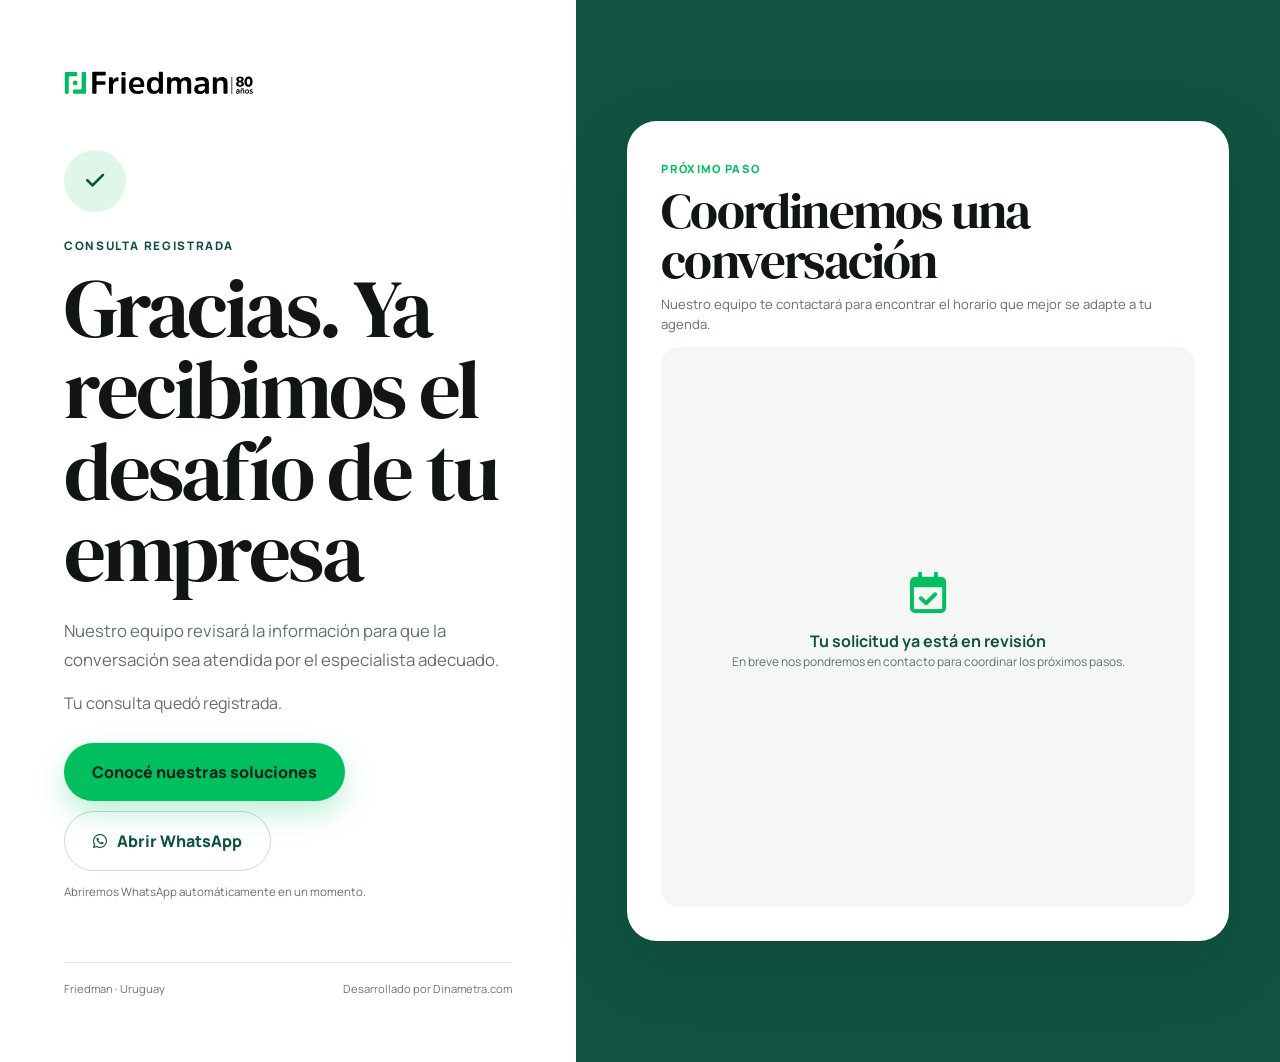
<file: gracias.html>
<!doctype html>
<html lang="es-UY">
<head>
  <meta charset="utf-8">
  <meta name="viewport" content="width=device-width, initial-scale=1">
  <title>Gracias | Friedman</title>
  <meta name="robots" content="noindex, nofollow">
  <meta name="theme-color" content="#115341">
  <link rel="icon" href="assets/favicon.png" type="image/png">
  <link rel="preconnect" href="https://fonts.googleapis.com">
  <link rel="preconnect" href="https://fonts.gstatic.com" crossorigin>
  <link href="https://fonts.googleapis.com/css2?family=Manrope:wght@400;500;600;700;800&family=DM+Serif+Display&display=swap" rel="stylesheet">
  <link rel="stylesheet" href="https://cdnjs.cloudflare.com/ajax/libs/font-awesome/6.7.2/css/all.min.css">
  <link rel="stylesheet" href="styles.css">
</head>
<body class="thanks-page" data-page="thanks">
  <main class="thanks-shell">
    <section class="thanks-panel thanks-panel--message">
      <a href="index.html" class="thanks-logo" aria-label="Volver al inicio">
        <img src="assets/friedman-80-claro.svg" alt="Friedman 80 años">
      </a>

      <div class="thanks-content">
        <div class="success-mark"><i class="fa-solid fa-check"></i></div>
        <span class="mini-label">Consulta registrada</span>
        <h1>Gracias. Ya recibimos el desafío de tu empresa</h1>
        <p class="thanks-lead" id="thanksLead">
          Nuestro equipo revisará la información para que la conversación sea atendida por el especialista adecuado.
        </p>
        <p class="thanks-confirmation">Tu consulta quedó registrada.</p>

        <div class="thanks-summary" id="thanksSummary" hidden>
          <span>Resumen enviado</span>
          <strong id="thanksCompany"></strong>
          <p id="thanksChallenge"></p>
        </div>

        <div class="thanks-actions">
          <a class="btn btn--primary btn--large" href="index.html#soluciones">Conocé nuestras soluciones</a>
          <a class="btn btn--ghost btn--large" id="waManual" href="#" target="_blank" rel="noopener">
            <i class="fa-brands fa-whatsapp"></i> Abrir WhatsApp
          </a>
        </div>

        <p class="redirect-note" id="redirectNote">Abriremos WhatsApp automáticamente en un momento.</p>
      </div>

      <div class="thanks-footer">
        <span>Friedman · Uruguay</span>
        <a href="https://dinametra.com/" target="_blank" rel="noopener">Desarrollado por Dinametra.com</a>
      </div>
    </section>

    <section class="thanks-panel thanks-panel--calendar">
      <div class="calendar-shell">
        <div class="calendar-head">
          <span>Próximo paso</span>
          <h2>Coordinemos una conversación</h2>
          <p>Nuestro equipo te contactará para encontrar el horario que mejor se adapte a tu agenda.</p>
        </div>

        <div id="calendlyMount" class="calendly-mount">
          <div class="calendar-placeholder">
            <i class="fa-regular fa-calendar-check"></i>
            <strong>Tu solicitud ya está en revisión</strong>
            <p>En breve nos pondremos en contacto para coordinar los próximos pasos.</p>
          </div>
        </div>
      </div>
    </section>
  </main>

  <script src="script.js"></script>
</body>
</html>
</file>
<file: styles.css>
:root{
  --green:#00bf5e;
  --green-dark:#115341;
  --green-deep:#0b3a2f;
  --ink:#111514;
  --muted:#64706c;
  --paper:#f5f7f4;
  --white:#ffffff;
  --line:rgba(17,83,65,.14);
  --shadow:0 24px 70px rgba(6,32,25,.16);
  --radius:28px;
  --radius-sm:18px;
  --container:min(1180px, calc(100% - 40px));
  --ease:cubic-bezier(.2,.7,.2,1);
}

*{box-sizing:border-box}
html{scroll-behavior:smooth}
body{
  margin:0;
  color:var(--ink);
  background:#fff;
  font-family:"Manrope",system-ui,-apple-system,BlinkMacSystemFont,"Segoe UI",sans-serif;
  line-height:1.5;
  overflow-x:hidden;
}
body.modal-open{overflow:hidden}
img{display:block;max-width:100%}
button,input,select{font:inherit}
button{cursor:pointer}
a{color:inherit;text-decoration:none}
h1,h2,h3,p{margin-top:0}
h1,h2{
  font-family:"DM Serif Display",Georgia,serif;
  letter-spacing:-.035em;
  line-height:.98;
  font-weight:400;
}
h1{font-size:clamp(3.6rem,8vw,7.7rem);margin-bottom:24px}
h2{font-size:clamp(2.5rem,5vw,5.1rem);margin-bottom:20px}
h3{font-size:clamp(1.05rem,1.6vw,1.4rem);line-height:1.15}
p{color:var(--muted)}
.container{width:var(--container);margin-inline:auto}
.section{padding:clamp(84px,11vw,150px) 0}
.sr-only{
  position:absolute;width:1px;height:1px;padding:0;margin:-1px;overflow:hidden;
  clip:rect(0,0,0,0);white-space:nowrap;border:0
}
.skip-link{
  position:fixed;left:16px;top:12px;z-index:9999;
  transform:translateY(-160%);background:var(--ink);color:#fff;padding:10px 14px;border-radius:8px
}
.skip-link:focus{transform:translateY(0)}

.btn{
  border:0;border-radius:999px;padding:14px 22px;font-weight:800;
  display:inline-flex;align-items:center;justify-content:center;gap:10px;
  transition:transform .25s var(--ease),background .25s,color .25s,box-shadow .25s;
}
.btn:hover{transform:translateY(-2px)}
.btn:focus-visible,.card-cta:focus-visible,.text-link:focus-visible,.accordion-trigger:focus-visible,
.menu-toggle:focus-visible,.modal-close:focus-visible,.footer-button:focus-visible,.whatsapp-float:focus-visible{
  outline:3px solid rgba(0,191,94,.36);outline-offset:4px
}
.btn--primary{background:var(--green);color:#08251b;box-shadow:0 12px 28px rgba(0,191,94,.25)}
.btn--primary:hover{background:#0cd56d}
.btn--ghost{background:transparent;border:1px solid rgba(17,83,65,.22);color:var(--green-dark)}
.btn--dark{background:var(--ink);color:#fff}
.btn--light{background:#fff;color:var(--green-dark)}
.btn--large{padding:17px 28px;font-size:1rem}
.mini-label,.section-kicker,.final-eyebrow{
  font-size:.73rem;font-weight:800;text-transform:uppercase;letter-spacing:.14em
}
.section-kicker{color:var(--green-dark);margin-bottom:18px}
.section-kicker--light{color:#b9ffd7}

.site-header{
  position:fixed;inset:0 0 auto;z-index:80;
  transition:background .3s var(--ease),backdrop-filter .3s,border-color .3s;
  border-bottom:1px solid transparent
}
.site-header.is-scrolled{
  background:rgba(255,255,255,.84);
  backdrop-filter:blur(18px);
  border-color:rgba(17,83,65,.1)
}
.nav-shell{min-height:82px;display:flex;align-items:center;justify-content:space-between;gap:22px}
.brand{display:flex;align-items:center;flex:0 0 auto}
.brand-logo{width:clamp(142px,16vw,185px);height:auto;align-self:center}

.desktop-nav{display:flex;align-items:center;gap:clamp(18px,2.4vw,32px);font-size:.86rem;font-weight:700}
.desktop-nav a{position:relative}
.desktop-nav a::after{
  content:"";position:absolute;left:0;right:100%;bottom:-8px;height:2px;background:var(--green);
  transition:right .25s var(--ease)
}
.desktop-nav a:hover::after{right:0}
.nav-actions{display:flex;align-items:center;gap:14px}
.candidate-link{font-size:.8rem;font-weight:700;color:var(--green-dark)}
.btn--nav{padding:12px 18px;font-size:.82rem}
.menu-toggle{display:none;background:none;border:0;width:44px;height:44px;padding:10px}
.menu-toggle span{display:block;height:2px;background:var(--ink);margin:5px 0;transition:.25s}
.mobile-nav{
  display:none;background:#fff;padding:18px 20px 24px;border-top:1px solid var(--line);
  box-shadow:0 18px 40px rgba(0,0,0,.08)
}
.mobile-nav a,.mobile-nav button{display:block;width:100%;text-align:left;padding:11px 0;font-weight:800}
.mobile-nav .btn{margin-top:10px;text-align:center}

.hero{
  position:relative;min-height:100svh;padding:132px 0 74px;
  display:flex;align-items:center;overflow:hidden;
  background:
    radial-gradient(circle at 80% 18%,rgba(0,191,94,.12),transparent 28%),
    linear-gradient(135deg,#fff 0%,#f2f6f1 100%)
}
.hero-grid{display:grid;grid-template-columns:1.02fr .98fr;gap:clamp(38px,6vw,90px);align-items:center}
.eyebrow{
  display:inline-flex;align-items:center;gap:10px;color:var(--green-dark);font-weight:800;
  letter-spacing:.08em;text-transform:uppercase;font-size:.72rem;margin-bottom:24px
}
.eyebrow-dot{width:8px;height:8px;border-radius:50%;background:var(--green);box-shadow:0 0 0 6px rgba(0,191,94,.1)}
.hero-lead{max-width:670px;font-size:clamp(1.05rem,1.7vw,1.32rem);line-height:1.65;color:#44504c}
.hero-actions{display:flex;gap:12px;flex-wrap:wrap;margin:30px 0 42px}
.hero-proof{display:grid;grid-template-columns:repeat(3,1fr);gap:18px;max-width:650px}
.hero-proof div{border-top:1px solid var(--line);padding-top:14px}
.hero-proof strong{display:block;color:var(--green-dark);font-size:1.04rem}
.hero-proof span{display:block;color:var(--muted);font-size:.74rem;margin-top:3px}
.hero-visual{position:relative;min-height:620px}
.hero-photo-wrap{
  position:absolute;inset:0 0 36px 40px;border-radius:42px;overflow:hidden;box-shadow:var(--shadow)
}
.hero-photo-wrap::after{
  content:"";position:absolute;inset:0;border:1px solid rgba(255,255,255,.55);border-radius:inherit;pointer-events:none
}
.hero-photo-wrap img{width:100%;height:100%;object-fit:cover}
.photo-shade{position:absolute;inset:0;background:linear-gradient(to top,rgba(7,32,25,.24),transparent 50%)}
.floating-card{
  position:absolute;background:rgba(255,255,255,.92);backdrop-filter:blur(18px);border:1px solid rgba(255,255,255,.7);
  border-radius:18px;padding:16px 18px;box-shadow:0 20px 55px rgba(13,44,35,.14);z-index:2
}
.floating-card strong{display:block;color:var(--green-dark);font-size:.95rem}
.floating-card span{font-size:.7rem;color:var(--muted)}
.floating-card--top{top:44px;left:0;max-width:235px}
.floating-card--bottom{right:-14px;bottom:0;display:flex;align-items:center;gap:12px;max-width:265px}
.status-dot{width:12px;height:12px;border-radius:50%;background:var(--green);box-shadow:0 0 0 7px rgba(0,191,94,.13)}
.hero-orb{position:absolute;border-radius:50%;filter:blur(1px);pointer-events:none}
.hero-orb--1{width:220px;height:220px;background:rgba(0,191,94,.08);left:-95px;bottom:14%}
.hero-orb--2{width:80px;height:80px;border:1px solid rgba(17,83,65,.14);right:2%;top:18%}
.scroll-cue{
  position:absolute;right:28px;bottom:28px;display:flex;align-items:center;gap:10px;
  writing-mode:vertical-rl;font-size:.69rem;font-weight:800;text-transform:uppercase;letter-spacing:.15em;color:var(--green-dark)
}

.trust-strip{background:var(--green-dark);color:#fff}
.trust-grid{display:grid;grid-template-columns:repeat(4,1fr)}
.trust-grid article{padding:28px 26px;border-right:1px solid rgba(255,255,255,.12)}
.trust-grid article:last-child{border-right:0}
.trust-grid span{display:block;color:#7df0ad;font-size:.68rem;font-weight:800;letter-spacing:.12em}
.trust-grid strong{display:block;font-size:1.28rem;margin:6px 0}
.trust-grid p{color:rgba(255,255,255,.68);font-size:.78rem;margin:0}

.section--dark{background:#0d1714;color:#fff}
.section--dark p{color:rgba(255,255,255,.66)}
.section--dark .section-kicker{color:#64df9b}
.problem-grid{display:grid;grid-template-columns:.85fr 1.15fr;gap:clamp(50px,8vw,120px);align-items:center}
.problem-copy p{font-size:1.05rem;line-height:1.8;max-width:590px}
.text-link{padding:0;border:0;background:none;color:#9af0bd;font-weight:800;display:inline-flex;gap:10px;align-items:center}
.fragment-visual{position:relative;min-height:520px}
.fragment{
  position:absolute;border:1px solid rgba(255,255,255,.12);border-radius:20px;padding:18px 22px;
  background:rgba(255,255,255,.04);color:#cbd7d1;font-weight:700;font-size:.85rem
}
.fragment--a{left:3%;top:14%}
.fragment--b{right:5%;top:11%}
.fragment--c{left:0;bottom:14%}
.fragment--d{right:0;bottom:16%}
.core-card{
  position:absolute;left:50%;top:50%;transform:translate(-50%,-50%);
  width:220px;height:220px;border-radius:50%;background:var(--green);color:#08251b;
  display:flex;flex-direction:column;align-items:center;justify-content:center;box-shadow:0 0 0 30px rgba(0,191,94,.06)
}
.core-card img{width:52px;margin-bottom:12px}
.core-card span{font-size:.73rem;font-weight:700}
.core-card strong{font-size:1.7rem}
.connector-lines{
  position:absolute;inset:16%;
  background:
    linear-gradient(28deg,transparent 49.7%,rgba(0,191,94,.3) 50%,transparent 50.3%),
    linear-gradient(-28deg,transparent 49.7%,rgba(0,191,94,.3) 50%,transparent 50.3%)
}

.center-head{text-align:center;max-width:850px;margin:0 auto 58px}
.center-head p{max-width:680px;margin:0 auto;font-size:1.03rem}
.cycle-grid{display:grid;grid-template-columns:repeat(4,1fr);gap:18px}
.cycle-card{
  min-height:250px;border:1px solid var(--line);border-radius:var(--radius-sm);padding:26px;
  position:relative;overflow:hidden;background:#fff;transition:.3s var(--ease)
}
.cycle-card:hover{transform:translateY(-7px);box-shadow:0 22px 50px rgba(17,83,65,.09);border-color:rgba(0,191,94,.36)}
.cycle-index{position:absolute;right:22px;top:18px;color:#9bb1aa;font-size:.75rem;font-weight:800}
.cycle-icon{
  width:54px;height:54px;border-radius:16px;background:#e7f9ef;color:var(--green-dark);
  display:grid;place-items:center;font-size:1.2rem;margin-bottom:44px
}
.cycle-card h3{margin-bottom:8px}
.cycle-card p{margin:0;font-size:.86rem}

.solutions-section{background:var(--paper)}
.split-head{display:grid;grid-template-columns:1.2fr .8fr;gap:50px;align-items:end;margin-bottom:52px}
.split-head p{margin:0 0 14px;max-width:460px}
.solution-grid{display:grid;grid-template-columns:repeat(2,1fr);gap:20px}
.solution-card{
  position:relative;min-height:390px;padding:32px;border-radius:28px;background:#fff;border:1px solid rgba(17,83,65,.1);
  overflow:hidden;transition:.3s var(--ease)
}
.solution-card:hover{transform:translateY(-5px);box-shadow:0 30px 70px rgba(16,50,40,.11)}
.solution-card--featured{background:var(--green-dark);color:#fff}
.solution-card--featured p{color:rgba(255,255,255,.68)}
.solution-card--featured .solution-tag{background:rgba(255,255,255,.12);color:#cbffe0}
.solution-card--featured .solution-number{color:rgba(255,255,255,.4)}
.solution-card--featured .solution-icon{color:#5ff19d}
.solution-card--featured .card-cta{color:#fff}
.solution-top{display:flex;justify-content:space-between;align-items:center}
.solution-tag{font-size:.68rem;font-weight:800;text-transform:uppercase;letter-spacing:.1em;background:#e9f8ef;color:var(--green-dark);padding:7px 10px;border-radius:999px}
.solution-number{font-size:.75rem;font-weight:800;color:#94aaa3}
.solution-icon{font-size:2.1rem;color:var(--green-dark);margin:66px 0 24px}
.solution-card h3{font-size:1.7rem;margin-bottom:12px}
.solution-card p{font-size:.9rem;max-width:520px}
.card-cta{
  position:absolute;left:32px;bottom:28px;border:0;background:none;padding:0;color:var(--green-dark);
  font-weight:800;display:flex;align-items:center;gap:9px
}
.solution-card--wide{grid-column:1/-1;display:grid;grid-template-columns:1.2fr .8fr;gap:28px;min-height:380px}
.solution-card--wide .card-cta{position:static;margin-top:26px}
.solution-card-visual{
  background:linear-gradient(145deg,#d9f4e4,#eff8f2);border-radius:22px;position:relative;display:grid;place-items:center;min-height:300px
}
.solution-card-visual::before{
  content:"";width:170px;height:170px;border:1px solid rgba(17,83,65,.22);border-radius:50%;
  box-shadow:0 0 0 30px rgba(0,191,94,.08),0 0 0 60px rgba(0,191,94,.05)
}
.solution-card-visual span{
  position:absolute;background:#fff;color:var(--green-dark);padding:10px 14px;border-radius:999px;
  box-shadow:0 10px 24px rgba(17,83,65,.1);font-size:.76rem;font-weight:800
}
.solution-card-visual span:nth-child(1){top:20%;left:12%}
.solution-card-visual span:nth-child(2){top:38%;right:10%}
.solution-card-visual span:nth-child(3){bottom:16%;left:26%}

.benefits-grid{display:grid;grid-template-columns:.9fr 1.1fr;gap:clamp(50px,8vw,110px);align-items:start}
.benefits-intro{position:sticky;top:140px}
.benefits-intro p{font-size:1rem;line-height:1.8;max-width:520px;margin-bottom:30px}
.benefit-list{border-top:1px solid var(--line)}
.benefit-item{display:grid;grid-template-columns:70px 1fr;gap:20px;padding:28px 0;border-bottom:1px solid var(--line)}
.benefit-item>span{color:var(--green);font-size:.75rem;font-weight:800;padding-top:3px}
.benefit-item h3{margin-bottom:7px}
.benefit-item p{margin:0;font-size:.88rem}

.arrival-section{display:grid;grid-template-columns:1fr 1fr;min-height:680px;background:var(--green-dark)}
.arrival-image{min-height:520px}
.arrival-image img{width:100%;height:100%;object-fit:cover}
.arrival-copy{padding:clamp(58px,8vw,110px);align-self:center;color:#fff}
.arrival-copy p{color:rgba(255,255,255,.7);font-size:1.05rem;line-height:1.8;max-width:560px;margin-bottom:30px}

.process-line{display:grid;grid-template-columns:repeat(4,1fr);position:relative;gap:30px}
.process-line::before{content:"";position:absolute;left:3%;right:3%;top:17px;height:1px;background:rgba(17,83,65,.18)}
.process-step{position:relative;padding-top:54px}
.process-dot{position:absolute;top:8px;left:0;width:19px;height:19px;border-radius:50%;background:#fff;border:5px solid var(--green);box-shadow:0 0 0 7px #e6f7ed}
.process-no{font-size:.7rem;color:#899d96;font-weight:800;letter-spacing:.1em}
.process-step h3{margin:16px 0 8px}
.process-step p{font-size:.85rem;line-height:1.6}

.authority-section{background:#f2f6f1}
.authority-grid{display:grid;grid-template-columns:1fr 1fr;gap:clamp(42px,7vw,100px);align-items:center}
.authority-visual{position:relative}
.authority-visual img{width:100%;height:560px;object-fit:cover;border-radius:34px}
.year-stamp{
  position:absolute;right:-22px;bottom:-24px;background:var(--green);color:#08251b;width:190px;height:190px;border-radius:50%;
  display:flex;flex-direction:column;align-items:center;justify-content:center;box-shadow:var(--shadow)
}
.year-stamp strong{font-family:"DM Serif Display",serif;font-size:3.2rem;line-height:1}
.year-stamp span{font-weight:800;font-size:.8rem}
.authority-copy p{font-size:1.02rem;line-height:1.8}
.authority-facts{margin-top:30px;display:grid;gap:15px}
.authority-facts div{display:flex;gap:12px;align-items:flex-start}
.authority-facts i{color:var(--green);margin-top:4px}
.authority-facts span{font-size:.9rem;color:#394540}

.proof-marquee-section{padding:100px 0;background:#fff;overflow:hidden}
.proof-head{margin-bottom:42px}
.proof-head h2{font-size:clamp(2.5rem,4.6vw,4.6rem)}
.proof-track-wrap{overflow:hidden;margin:14px 0}
.proof-track{display:flex;gap:14px;width:max-content;will-change:transform}
.proof-card{
  flex:0 0 270px;border:1px solid var(--line);border-radius:18px;padding:22px;background:#fff;
  box-shadow:0 12px 30px rgba(17,83,65,.05)
}
.proof-card span{display:block;color:var(--green);font-size:.72rem;font-weight:800;text-transform:uppercase;letter-spacing:.1em;margin-bottom:8px}
.proof-card strong{font-size:.98rem;color:var(--green-dark)}
.proof-track--left{animation:marquee-left 19s linear infinite}
.proof-track--right{animation:marquee-right 21s linear infinite}
.proof-track:hover{animation-play-state:paused}
@keyframes marquee-left{to{transform:translateX(-50%)}}
@keyframes marquee-right{from{transform:translateX(-50%)}to{transform:translateX(0)}}

.faq-section{background:var(--paper)}
.faq-grid{display:grid;grid-template-columns:.75fr 1.25fr;gap:clamp(50px,8vw,100px);align-items:start}
.faq-head{position:sticky;top:135px}
.faq-head p{max-width:360px;margin-bottom:28px}
.accordion{border-top:1px solid var(--line)}
.accordion-item{border-bottom:1px solid var(--line)}
.accordion-trigger{
  width:100%;display:flex;justify-content:space-between;align-items:center;gap:20px;
  background:none;border:0;padding:24px 0;text-align:left;font-weight:800;color:var(--ink)
}
.accordion-trigger i{transition:transform .25s}
.accordion-item.is-open .accordion-trigger i{transform:rotate(45deg)}
.accordion-panel{padding:0 44px 22px 0}
.accordion-panel p{margin:0;line-height:1.75;font-size:.9rem}

.final-cta{background:var(--green);padding:64px 0}
.final-cta-inner{display:flex;align-items:center;justify-content:space-between;gap:40px}
.final-cta h2{font-size:clamp(2.5rem,4.5vw,4.8rem);max-width:780px;margin:10px 0 0}
.final-eyebrow{color:#0b5438}

.site-footer{background:#0b1713;color:#fff;padding:70px 0 24px}
.footer-grid{display:grid;grid-template-columns:1.5fr .8fr 1fr 1fr;gap:50px}
.footer-brand img{width:210px;align-self:flex-start;margin-bottom:18px}
.footer-brand p{max-width:320px;color:rgba(255,255,255,.55);font-size:.83rem}
.site-footer h3{font-size:.78rem;text-transform:uppercase;letter-spacing:.12em;color:#77dfa4;margin-bottom:18px}
.site-footer a,.site-footer span,.footer-button{display:block;color:rgba(255,255,255,.72);font-size:.82rem;margin:9px 0}
.site-footer a:hover{color:#fff}
.footer-button{background:none;border:0;padding:0;font-weight:800;color:#fff}
.footer-bottom{display:flex;justify-content:space-between;gap:20px;padding-top:34px;margin-top:46px;border-top:1px solid rgba(255,255,255,.1)}
.footer-bottom span,.footer-bottom a{font-size:.72rem;margin:0}

.whatsapp-float{
  position:fixed;right:22px;bottom:22px;z-index:70;width:58px;height:58px;border-radius:50%;
  display:grid;place-items:center;background:var(--green);color:#08251b;font-size:1.75rem;
  box-shadow:0 14px 38px rgba(0,191,94,.34);animation:wa-pulse 2.4s infinite
}
@keyframes wa-pulse{
  0%,100%{box-shadow:0 14px 38px rgba(0,191,94,.3),0 0 0 0 rgba(0,191,94,.28)}
  50%{box-shadow:0 14px 38px rgba(0,191,94,.3),0 0 0 12px rgba(0,191,94,0)}
}

.modal-backdrop{
  position:fixed;inset:0;z-index:120;background:rgba(4,18,13,.7);backdrop-filter:blur(10px);
  display:grid;place-items:center;padding:14px;opacity:0;pointer-events:none;transition:.25s var(--ease)
}
.modal-backdrop.is-open{opacity:1;pointer-events:auto}
.lead-modal{
  width:min(790px,100%);background:#fff;border-radius:28px;box-shadow:0 30px 90px rgba(0,0,0,.32);
  padding:clamp(20px,3vw,34px);position:relative;transform:translateY(18px) scale(.98);transition:.25s var(--ease)
}
.modal-backdrop.is-open .lead-modal{transform:translateY(0) scale(1)}
.modal-close{
  position:absolute;right:16px;top:16px;width:38px;height:38px;border-radius:50%;border:1px solid var(--line);background:#fff;color:var(--ink)
}
.modal-head{text-align:center;margin-bottom:16px;padding-inline:34px}
.modal-head .mini-label{color:var(--green-dark)}
.modal-head h2{font-size:clamp(2rem,5vw,3.1rem);margin:4px 0 6px}
.modal-head p{font-size:.8rem;margin:0}
.form-grid{display:grid;grid-template-columns:1fr 1fr;gap:9px}
.field input,.field select{
  width:100%;height:42px;border:1px solid rgba(17,83,65,.17);background:#f9fbf9;border-radius:12px;
  padding:0 13px;color:var(--ink);outline:none;font-size:.82rem
}
.field input:focus,.field select:focus{border-color:var(--green);box-shadow:0 0 0 3px rgba(0,191,94,.1)}
.field input::placeholder{color:#7d8985}
.consent{display:flex;gap:9px;align-items:flex-start;margin:12px 2px 10px;font-size:.68rem;color:#63706c}
.consent input{margin-top:2px;accent-color:var(--green)}
.consent a{text-decoration:underline}
.btn--submit{width:100%;height:44px;padding:0 18px}
.form-note{text-align:center;font-size:.64rem;margin:7px 0 0;color:#7a8581}

.reveal{opacity:0;transform:translateY(24px);transition:opacity .75s var(--ease),transform .75s var(--ease)}
.reveal.is-visible{opacity:1;transform:none}
.reveal--delay{transition-delay:.12s}

/* Gracias */
.thanks-page{background:#eef4ef}
.thanks-shell{min-height:100svh;display:grid;grid-template-columns:.9fr 1.1fr}
.thanks-panel{min-height:100svh}
.thanks-panel--message{background:#fff;padding:clamp(28px,5vw,70px);display:flex;flex-direction:column}
.thanks-logo img{width:190px;align-self:flex-start}
.thanks-content{margin:auto 0;max-width:620px;padding:50px 0}
.success-mark{width:62px;height:62px;border-radius:50%;background:#dff7e9;color:var(--green-dark);display:grid;place-items:center;font-size:1.3rem;margin-bottom:20px}
.thanks-content .mini-label{color:var(--green-dark)}
.thanks-content h1{font-size:clamp(3.2rem,6.5vw,6.3rem);margin:12px 0 22px}
.thanks-lead{font-size:1.05rem;line-height:1.75}
.thanks-summary{background:#f3f7f4;border:1px solid var(--line);border-radius:16px;padding:18px;margin:24px 0}
.thanks-summary span{font-size:.68rem;text-transform:uppercase;letter-spacing:.12em;color:var(--green-dark);font-weight:800}
.thanks-summary strong{display:block;margin:5px 0}
.thanks-summary p{margin:0;font-size:.82rem}
.thanks-actions{display:flex;gap:10px;flex-wrap:wrap;margin-top:28px}
.redirect-note{font-size:.72rem;margin-top:12px}
.thanks-footer{display:flex;justify-content:space-between;gap:20px;border-top:1px solid var(--line);padding-top:18px;font-size:.7rem;color:#6d7773}
.thanks-panel--calendar{background:var(--green-dark);padding:clamp(22px,4vw,56px);display:grid;place-items:center}
.calendar-shell{width:min(760px,100%);background:#fff;border-radius:30px;padding:clamp(20px,3vw,34px);box-shadow:var(--shadow)}
.calendar-head span{font-size:.7rem;font-weight:800;text-transform:uppercase;letter-spacing:.12em;color:var(--green)}
.calendar-head h2{font-size:clamp(2.2rem,4vw,3.8rem);margin:6px 0 10px}
.calendar-head p{font-size:.82rem}
.calendly-mount{min-height:560px;border-radius:18px;background:#f4f7f5;overflow:hidden}
.calendar-placeholder{min-height:560px;display:grid;place-items:center;align-content:center;text-align:center;padding:40px;color:var(--green-dark)}
.calendar-placeholder i{font-size:2.6rem;color:var(--green);margin-bottom:16px}
.calendar-placeholder p{font-size:.75rem}

@media (max-width: 1050px){
  .desktop-nav{display:none}
  .menu-toggle{display:block}
  .candidate-link{display:none}
  .hero-grid{grid-template-columns:1fr 1fr;gap:32px}
  .hero-visual{min-height:520px}
}

@media (max-width: 880px){
  :root{--container:min(100% - 28px, 720px)}
  .nav-shell{min-height:72px}
  .btn--nav{display:none}
  .brand-logo{width:148px}
  .mobile-nav.is-open{display:grid}
  .hero{padding-top:112px;min-height:auto}
  .hero-grid,.problem-grid,.split-head,.benefits-grid,.arrival-section,.authority-grid,.faq-grid,.thanks-shell{grid-template-columns:1fr}
  .hero-copy{text-align:left}
  .hero-visual{min-height:520px;margin-top:18px}
  .hero-photo-wrap{inset:0 0 25px 20px}
  .scroll-cue{display:none}
  .trust-grid{grid-template-columns:1fr 1fr}
  .trust-grid article:nth-child(2){border-right:0}
  .trust-grid article:nth-child(-n+2){border-bottom:1px solid rgba(255,255,255,.12)}
  .fragment-visual{min-height:430px}
  .cycle-grid{grid-template-columns:1fr 1fr}
  .solution-grid{grid-template-columns:1fr}
  .solution-card--wide{grid-column:auto;grid-template-columns:1fr}
  .solution-card-visual{display:none}
  .benefits-intro,.faq-head{position:static}
  .arrival-copy{padding:70px 28px}
  .process-line{grid-template-columns:1fr 1fr}
  .process-line::before{display:none}
  .authority-visual img{height:460px}
  .year-stamp{right:18px}
  .final-cta-inner{align-items:flex-start;flex-direction:column}
  .footer-grid{grid-template-columns:1fr 1fr}
  .footer-brand{grid-column:1/-1}
  .thanks-panel{min-height:auto}
  .thanks-panel--message{min-height:100svh}
  .thanks-panel--calendar{min-height:auto;padding:28px}
}

@media (max-width: 720px){
  h1{font-size:clamp(3.25rem,17vw,5.5rem)}
  h2{font-size:clamp(2.55rem,12vw,4rem)}
  .section{padding:82px 0}
  .hero-proof{grid-template-columns:1fr;gap:8px}
  .hero-proof div{display:flex;justify-content:space-between;gap:12px}
  .hero-visual{min-height:430px}
  .floating-card--top{top:20px}
  .floating-card--bottom{right:0}
  .trust-grid{grid-template-columns:1fr 1fr}
  .trust-grid article{padding:22px 16px}
  .cycle-grid,.process-line{grid-template-columns:1fr}
  .cycle-card{min-height:220px}
  .fragment--a{left:0}.fragment--b{right:0}.fragment--c{left:0}.fragment--d{right:0}
  .core-card{width:170px;height:170px}
  .solution-card{min-height:365px;padding:26px}
  .card-cta{left:26px}
  .authority-visual img{height:380px}
  .year-stamp{width:150px;height:150px}
  .year-stamp strong{font-size:2.4rem}
  .footer-grid{grid-template-columns:1fr}
  .footer-brand{grid-column:auto}
  .footer-bottom{flex-direction:column}
  .form-grid{grid-template-columns:1fr;gap:6px}
  .field input,.field select{height:36px;font-size:.76rem}
  .lead-modal{padding:16px;border-radius:22px}
  .modal-head{margin-bottom:10px}
  .modal-head h2{font-size:2rem}
  .modal-head p{font-size:.72rem}
  .consent{margin:8px 2px;font-size:.61rem}
  .btn--submit{height:38px;font-size:.78rem}
  .form-note{font-size:.58rem}
  .thanks-actions{flex-direction:column}
  .thanks-actions .btn{width:100%}
  .calendar-placeholder,.calendly-mount{min-height:500px}
}

@media (max-width: 430px){
  :root{--container:calc(100% - 22px)}
  .hero{padding-top:98px}
  .hero-actions{display:grid}
  .hero-actions .btn{width:100%}
  .hero-visual{min-height:370px}
  .floating-card{padding:12px 14px}
  .floating-card--top{max-width:200px}
  .floating-card--bottom{max-width:230px}
  .trust-grid{grid-template-columns:1fr}
  .trust-grid article{border-right:0;border-bottom:1px solid rgba(255,255,255,.12)}
  .trust-grid article:last-child{border-bottom:0}
  .fragment-visual{min-height:390px}
  .fragment{font-size:.72rem;padding:12px 14px}
  .core-card{width:145px;height:145px}
  .solution-card{min-height:390px}
  .proof-card{flex-basis:230px}
  .whatsapp-float{right:14px;bottom:14px;width:54px;height:54px}
  .modal-backdrop{padding:7px}
  .lead-modal{padding:12px 12px 10px}
  .modal-close{width:32px;height:32px;right:10px;top:10px}
  .modal-head{padding-inline:24px}
  .modal-head h2{font-size:1.75rem;margin-top:2px}
  .field input,.field select{height:34px}
  .consent{line-height:1.25}
}

@media (prefers-reduced-motion: reduce){
  *,*::before,*::after{scroll-behavior:auto!important;animation-duration:.01ms!important;animation-iteration-count:1!important;transition-duration:.01ms!important}
  .reveal{opacity:1;transform:none}
}


/* ==========================================================
   V2 - Logo + motion refinements
   ========================================================== */

/* Navbar: black Friedman wordmark on light/blurred header. */
.site-header .brand-logo{
  display:block;
  opacity:1;
  filter:none;
}
.site-header.is-scrolled .brand-logo{
  display:block;
  opacity:1;
  filter:none;
}

/* Problem/context diagram: more motion without changing the layout. */
.fragment-visual{
  isolation:isolate;
  perspective:900px;
}
.diagram-orbit{
  position:absolute;
  left:50%;
  top:50%;
  border-radius:50%;
  pointer-events:none;
  transform:translate(-50%,-50%);
  border:1px dashed rgba(84,241,154,.18);
  z-index:0;
}
.diagram-orbit--1{
  width:74%;
  aspect-ratio:1;
  animation:diagram-spin 19s linear infinite;
}
.diagram-orbit--2{
  width:48%;
  aspect-ratio:1;
  border-style:solid;
  border-color:rgba(84,241,154,.12);
  animation:diagram-spin-reverse 12s linear infinite;
}
.fragment{
  z-index:3;
  will-change:transform;
  box-shadow:0 16px 44px rgba(0,0,0,.12);
}
.fragment--a{animation:fragment-float-a 4.8s ease-in-out infinite}
.fragment--b{animation:fragment-float-b 5.6s ease-in-out .45s infinite}
.fragment--c{animation:fragment-float-c 5.2s ease-in-out .8s infinite}
.fragment--d{animation:fragment-float-d 4.5s ease-in-out .2s infinite}
.connector-lines{
  z-index:1;
  transform-origin:center;
  animation:connector-breathe 5.5s ease-in-out infinite;
}
.core-card{
  z-index:4;
  animation:core-float 4.2s ease-in-out infinite;
}
.core-card::before,
.core-card::after{
  content:"";
  position:absolute;
  inset:-20px;
  border:1px solid rgba(0,191,94,.28);
  border-radius:50%;
  animation:core-ring 3.2s ease-out infinite;
  pointer-events:none;
}
.core-card::after{
  animation-delay:1.6s;
}
.core-card img{
  animation:core-icon 6s ease-in-out infinite;
}

@keyframes diagram-spin{
  from{transform:translate(-50%,-50%) rotate(0deg)}
  to{transform:translate(-50%,-50%) rotate(360deg)}
}
@keyframes diagram-spin-reverse{
  from{transform:translate(-50%,-50%) rotate(360deg)}
  to{transform:translate(-50%,-50%) rotate(0deg)}
}
@keyframes fragment-float-a{
  0%,100%{transform:translate3d(0,0,0) rotate(0)}
  50%{transform:translate3d(14px,-11px,26px) rotate(-1.5deg)}
}
@keyframes fragment-float-b{
  0%,100%{transform:translate3d(0,0,0) rotate(0)}
  50%{transform:translate3d(-12px,14px,20px) rotate(1.2deg)}
}
@keyframes fragment-float-c{
  0%,100%{transform:translate3d(0,0,0) rotate(0)}
  50%{transform:translate3d(11px,12px,28px) rotate(1.4deg)}
}
@keyframes fragment-float-d{
  0%,100%{transform:translate3d(0,0,0) rotate(0)}
  50%{transform:translate3d(-14px,-12px,22px) rotate(-1.1deg)}
}
@keyframes connector-breathe{
  0%,100%{opacity:.52;transform:scale(.96) rotate(-1deg)}
  50%{opacity:1;transform:scale(1.04) rotate(1deg)}
}
@keyframes core-float{
  0%,100%{transform:translate(-50%,-50%) translateY(0)}
  50%{transform:translate(-50%,-50%) translateY(-10px)}
}
@keyframes core-ring{
  0%{transform:scale(.88);opacity:.55}
  100%{transform:scale(1.32);opacity:0}
}
@keyframes core-icon{
  0%,100%{transform:rotate(-2deg) scale(1)}
  50%{transform:rotate(3deg) scale(1.08)}
}

/* Four-stage cycle: sequential floating and animated connective pulse. */
.cycle-main-cta{
  margin-top:22px;
  color:var(--green-dark);
}
.cycle-grid--animated{
  position:relative;
}
.cycle-grid--animated::before{
  content:"";
  position:absolute;
  top:50%;
  left:7%;
  right:7%;
  height:2px;
  background:linear-gradient(90deg,
    rgba(0,191,94,.05) 0%,
    rgba(0,191,94,.68) 45%,
    rgba(0,191,94,.05) 100%);
  background-size:220% 100%;
  animation:cycle-flow 3.6s linear infinite;
  z-index:0;
}
.cycle-grid--animated .cycle-card{
  z-index:1;
  background:rgba(255,255,255,.96);
}
.cycle-grid--animated .cycle-card:nth-child(1){animation:cycle-float 4.8s ease-in-out infinite}
.cycle-grid--animated .cycle-card:nth-child(2){animation:cycle-float 4.8s ease-in-out .45s infinite}
.cycle-grid--animated .cycle-card:nth-child(3){animation:cycle-float 4.8s ease-in-out .9s infinite}
.cycle-grid--animated .cycle-card:nth-child(4){animation:cycle-float 4.8s ease-in-out 1.35s infinite}
.cycle-grid--animated .cycle-icon{
  position:relative;
  overflow:visible;
}
.cycle-grid--animated .cycle-icon::after{
  content:"";
  position:absolute;
  inset:-7px;
  border:1px solid rgba(0,191,94,.25);
  border-radius:20px;
  animation:icon-halo 2.8s ease-out infinite;
}
@keyframes cycle-flow{
  from{background-position:180% 0}
  to{background-position:-40% 0}
}
@keyframes cycle-float{
  0%,100%{transform:translateY(0)}
  50%{transform:translateY(-8px)}
}
@keyframes icon-halo{
  0%{transform:scale(.9);opacity:.7}
  100%{transform:scale(1.28);opacity:0}
}

/* Development Organizational transformation scheme: floating concentric system. */
.transformation-visual{
  isolation:isolate;
  overflow:hidden;
  animation:transformation-panel-float 6s ease-in-out infinite;
}
.transformation-visual::before{
  animation:transformation-ring 6.5s ease-in-out infinite !important;
}
.transformation-visual::after{
  content:"";
  position:absolute;
  width:112px;
  height:112px;
  border-radius:50%;
  border:1px solid rgba(17,83,65,.16);
  box-shadow:
    0 0 0 24px rgba(0,191,94,.055),
    0 0 0 48px rgba(0,191,94,.035),
    0 0 0 72px rgba(0,191,94,.022);
  animation:transformation-core 5s ease-in-out infinite;
  z-index:0;
}
.transformation-visual .float-pill{
  z-index:2;
  will-change:transform;
}
.transformation-visual .float-pill--1{animation:pill-float-1 4.6s ease-in-out infinite}
.transformation-visual .float-pill--2{animation:pill-float-2 5.2s ease-in-out .35s infinite}
.transformation-visual .float-pill--3{animation:pill-float-3 4.9s ease-in-out .75s infinite}
@keyframes transformation-panel-float{
  0%,100%{transform:translateY(0)}
  50%{transform:translateY(-7px)}
}
@keyframes transformation-ring{
  0%,100%{transform:scale(.92) rotate(0deg);opacity:.78}
  50%{transform:scale(1.08) rotate(8deg);opacity:1}
}
@keyframes transformation-core{
  0%,100%{transform:scale(.92) rotate(0deg)}
  50%{transform:scale(1.06) rotate(-8deg)}
}
@keyframes pill-float-1{
  0%,100%{transform:translate3d(0,0,0)}
  50%{transform:translate3d(16px,-10px,0)}
}
@keyframes pill-float-2{
  0%,100%{transform:translate3d(0,0,0)}
  50%{transform:translate3d(-13px,14px,0)}
}
@keyframes pill-float-3{
  0%,100%{transform:translate3d(0,0,0)}
  50%{transform:translate3d(11px,12px,0)}
}

.process-cta{
  display:flex;
  justify-content:center;
  margin-top:42px;
}
.pending-copy{
  color:#7f6d39;
  font-style:italic;
}

@media (max-width:880px){
  .cycle-grid--animated::before{display:none}
}
@media (prefers-reduced-motion: reduce){
  .diagram-orbit,
  .fragment,
  .connector-lines,
  .core-card,
  .core-card::before,
  .core-card::after,
  .core-card img,
  .cycle-grid--animated .cycle-card,
  .cycle-grid--animated::before,
  .cycle-grid--animated .cycle-icon::after,
  .transformation-visual,
  .transformation-visual::before,
  .transformation-visual::after,
  .transformation-visual .float-pill{
    animation:none!important;
  }
}


/* ==========================================================
   V3 - Ajuste de escala del H1 del hero
   ========================================================== */
.hero h1{
  font-size:clamp(3rem,5.7vw,5.9rem);
  line-height:.96;
  max-width:760px;
  text-wrap:balance;
}

@media (max-width:880px){
  .hero h1{
    font-size:clamp(3rem,8.5vw,5rem);
    max-width:680px;
  }
}

@media (max-width:720px){
  .hero h1{
    font-size:clamp(2.85rem,12vw,4.35rem);
    line-height:.98;
  }
}

@media (max-width:430px){
  .hero h1{
    font-size:clamp(2.65rem,12.5vw,3.75rem);
  }
}


/* ==========================================================
   V4 - Nuevas secciones: iconos, testimonios y logos
   ========================================================== */

/* Core green circle */
.core-card{
  text-align:center;
  gap:8px;
}
.core-card img{
  display:block;
  margin:0 auto 10px;
}
.core-card span,
.core-card strong{
  display:block;
  width:100%;
  text-align:center;
}
.core-card span{
  line-height:1.1;
}
.core-card strong{
  line-height:1.02;
  margin-top:4px;
}

/* Proof cards with icons */
.proof-track-wrap{
  padding-inline:20px;
}
.proof-card{
  display:flex;
  flex-direction:column;
  align-items:flex-start;
  justify-content:flex-start;
  min-height:126px;
}
.proof-icon{
  width:42px;
  height:42px;
  border-radius:14px;
  background:#e7f9ef;
  color:var(--green-dark);
  display:grid;
  place-items:center;
  font-size:1.1rem;
  margin-bottom:16px;
  box-shadow:0 10px 24px rgba(17,83,65,.08);
}
.proof-card span{
  margin-bottom:8px;
}

/* Testimonials */
.testimonials-section{
  background:#f7f9f7;
}
.testimonials-grid{
  display:grid;
  grid-template-columns:repeat(3,1fr);
  gap:18px;
}
.testimonial-card{
  background:#fff;
  border:1px solid var(--line);
  border-radius:24px;
  padding:24px;
  box-shadow:0 18px 44px rgba(17,83,65,.06);
}
.testimonial-top{
  display:grid;
  grid-template-columns:auto 1fr auto;
  gap:14px;
  align-items:center;
  margin-bottom:18px;
}
.testimonial-avatar{
  width:52px;
  height:52px;
  border-radius:50%;
  display:grid;
  place-items:center;
  background:linear-gradient(145deg,#dff7e9,#ecf8f1);
  color:var(--green-dark);
  font-weight:800;
  font-size:.9rem;
}
.testimonial-meta strong{
  display:block;
  color:var(--ink);
  font-size:.95rem;
}
.testimonial-meta span{
  display:block;
  color:var(--muted);
  font-size:.78rem;
  margin-top:3px;
}
.testimonial-stars{
  color:var(--green);
  letter-spacing:.12em;
  font-size:.78rem;
  white-space:nowrap;
}
.testimonial-card p{
  margin:0;
  color:#3f4b46;
  line-height:1.8;
  font-size:.93rem;
}

/* Client logo carousel */
.logo-carousel-section{
  padding:92px 0 100px;
  background:#fff;
  overflow:hidden;
}
.logo-head{
  text-align:center;
  max-width:820px;
  margin:0 auto 36px;
}
.logo-head p{
  max-width:640px;
  margin:0 auto;
}
.logo-track-wrap{
  overflow:hidden;
}
.logo-track{
  display:flex;
  align-items:center;
  gap:22px;
  width:max-content;
  animation:logo-marquee 23s linear infinite;
  will-change:transform;
}
.logo-track:hover{
  animation-play-state:paused;
}
.logo-chip{
  min-width:240px;
  height:94px;
  border-radius:20px;
  border:1px solid var(--line);
  background:#fafcfa;
  display:grid;
  place-items:center;
  box-shadow:0 14px 34px rgba(17,83,65,.05);
  padding:16px 28px;
}
.logo-chip img{
  display:block;
  width:100%;
  height:100%;
  max-width:184px;
  max-height:62px;
  object-fit:contain;
}
@keyframes logo-marquee{
  to{transform:translateX(-50%)}
}

/* Arrival visual to match the hero look */
.arrival-image{
  position:relative;
  overflow:hidden;
}
.arrival-image--hero-style img{
  filter:contrast(1.02) saturate(.92) brightness(.9);
}
.arrival-image-overlay{
  position:absolute;
  inset:0;
  background:
    linear-gradient(135deg,rgba(8,24,19,.18),rgba(8,24,19,.08) 40%,rgba(255,255,255,0) 100%);
  pointer-events:none;
}

/* Responsive */
@media (max-width: 1000px){
  .testimonials-grid{
    grid-template-columns:1fr 1fr;
  }
}
@media (max-width: 720px){
  .proof-track-wrap{
    padding-inline:10px;
  }
  .proof-card{
    min-height:118px;
  }
  .testimonials-grid{
    grid-template-columns:1fr;
  }
  .testimonial-top{
    grid-template-columns:auto 1fr;
  }
  .testimonial-stars{
    grid-column:1 / -1;
    padding-left:66px;
  }
  .logo-chip{
    min-width:190px;
    height:84px;
  }
}


/* ==========================================================
   V5 - Ajustes solicitados
   ========================================================== */

/* Círculo central mejor centrado */
.core-card{
  display:grid;
  place-items:center;
  padding:18px;
}
.core-card__content{
  display:flex;
  flex-direction:column;
  align-items:center;
  justify-content:center;
  text-align:center;
  width:100%;
  max-width:170px;
  margin:0 auto;
}
.core-card__content span{
  font-size:1rem;
  line-height:1.15;
  margin:0 0 10px;
}
.core-card__content strong{
  font-size:1.95rem;
  line-height:1;
  margin:0;
}

/* Testimonios: se ven completos sin fingir ser reales */
.testimonials-section .center-head{
  max-width:920px;
}
.testimonial-card{
  min-height:250px;
}
.testimonial-card p{
  font-size:.95rem;
}

/* Nueva imagen de Uruguay con el mismo look & feel del hero */
.arrival-image--hero-style img{
  width:100%;
  height:100%;
  object-fit:cover;
  filter:contrast(1.02) saturate(.88) brightness(.86);
}
.arrival-image-overlay{
  background:
    linear-gradient(135deg,rgba(7,25,20,.28),rgba(7,25,20,.12) 42%,rgba(255,255,255,0) 100%),
    radial-gradient(circle at 20% 20%,rgba(255,255,255,.06),transparent 28%);
}

@media (max-width: 720px){
  .core-card__content{
    max-width:145px;
  }
  .core-card__content span{
    font-size:.92rem;
    margin-bottom:8px;
  }
  .core-card__content strong{
    font-size:1.7rem;
  }
}


/* ==========================================================
   V6 - Visual Uruguay / equipo local
   ========================================================== */
.arrival-image--hero-style img{
  width:100%;
  height:100%;
  object-fit:cover;
  object-position:center;
  filter:none;
}
.arrival-image-overlay{
  background:
    linear-gradient(135deg,rgba(7,25,20,.06),rgba(7,25,20,.02) 42%,rgba(255,255,255,0) 100%);
}


/* ==========================================================
   V7 - Fotografía estilo mundo / Uruguay
   ========================================================== */
.arrival-image--hero-style img{
  width:100%;
  height:100%;
  object-fit:cover;
  object-position:center;
  image-rendering:auto;
}


/* ==========================================================
   V8 - Nueva imagen aplicada a la sección Uruguay
   ========================================================== */
.arrival-image--hero-style img{
  width:100%;
  height:100%;
  object-fit:cover;
  object-position:38% center;
}


/* ==========================================================
   V9 - Imagen adjunta aplicada en sección Uruguay
   ========================================================== */
.arrival-image--hero-style img{
  width:100%;
  height:100%;
  object-fit:cover;
  object-position:30% center;
  filter:none;
}


/* ==========================================================
   V9 - Copy validation, real-photo avatars and responsive QA
   ========================================================== */
html,body{max-width:100%;overflow-x:hidden}
img{max-width:100%}

.testimonial-avatar{overflow:hidden;background:#e8f2ec}
.testimonial-avatar img{width:100%;height:100%;object-fit:cover;display:block}
.testimonial-card p strong{color:var(--green-dark)}
.proof-disclaimer{
  max-width:820px;margin:24px auto 0;text-align:center;color:#74807b;
  font-size:.68rem;line-height:1.55
}
.logo-chip{
  padding:16px 28px;
  align-content:center;justify-content:center
}

.lead-modal{max-height:calc(100svh - 28px);overflow-y:auto;overscroll-behavior:contain}
.modal-backdrop{overflow:hidden}

@media (max-width:720px){
  .center-head,.logo-head{margin-bottom:36px}
  .center-head p,.logo-head p{font-size:.9rem;line-height:1.65}
  .testimonial-card{min-height:auto;padding:21px}
  .testimonial-top{gap:12px;margin-bottom:15px}
  .testimonial-avatar{width:50px;height:50px}
  .testimonial-stars{padding-left:62px}
  .logo-carousel-section{padding:76px 0 82px}
  .logo-track{gap:14px;animation-duration:26s}
  .logo-chip{min-width:184px;height:82px;padding:14px 20px}
  .logo-chip img{max-width:144px;max-height:54px}
  .lead-modal{max-height:calc(100svh - 14px)}
}

@media (max-width:430px){
  .testimonial-top{grid-template-columns:auto 1fr}
  .testimonial-meta strong{font-size:.88rem}
  .testimonial-meta span{font-size:.72rem}
  .testimonial-stars{grid-column:1/-1;padding-left:62px;font-size:.74rem}
  .testimonial-card p{font-size:.88rem;line-height:1.7}
  .logo-chip{min-width:166px;height:76px;padding:13px 18px;border-radius:16px}
  .logo-chip img{max-width:130px;max-height:50px}
  .proof-disclaimer{font-size:.62rem;padding-inline:8px}
}

@media (max-width:360px){
  .hero h1{font-size:clamp(2.35rem,12vw,3.15rem)}
  .btn{padding-inline:17px}
  .trust-grid article{padding-inline:13px}
  .modal-head h2{font-size:1.52rem}
  .modal-head p{font-size:.66rem}
  .field input,.field select{font-size:.72rem}
}

@media (max-height:700px) and (max-width:880px){
  .modal-backdrop{align-items:start;padding-top:7px;padding-bottom:7px}
  .lead-modal{max-height:calc(100svh - 14px)}
  .modal-head h2{font-size:1.6rem}
  .modal-head p{display:none}
}
</file>
